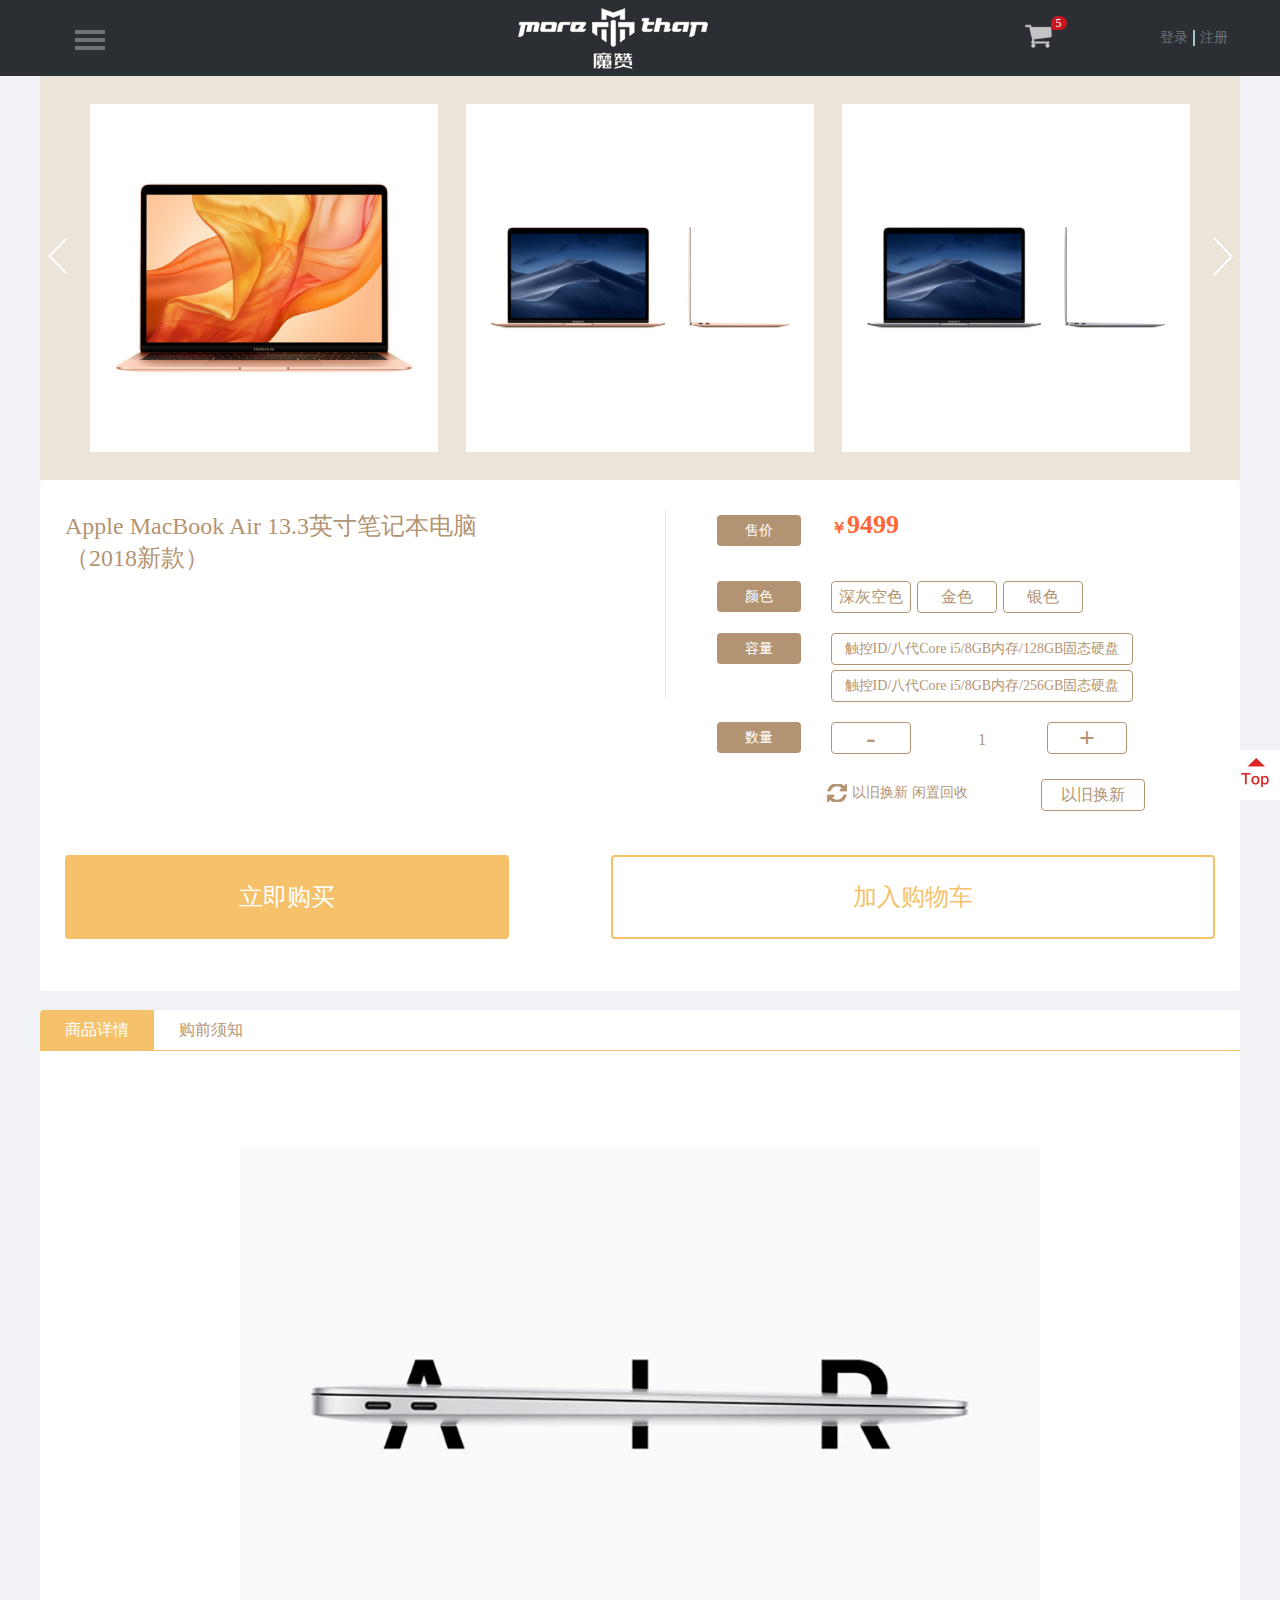
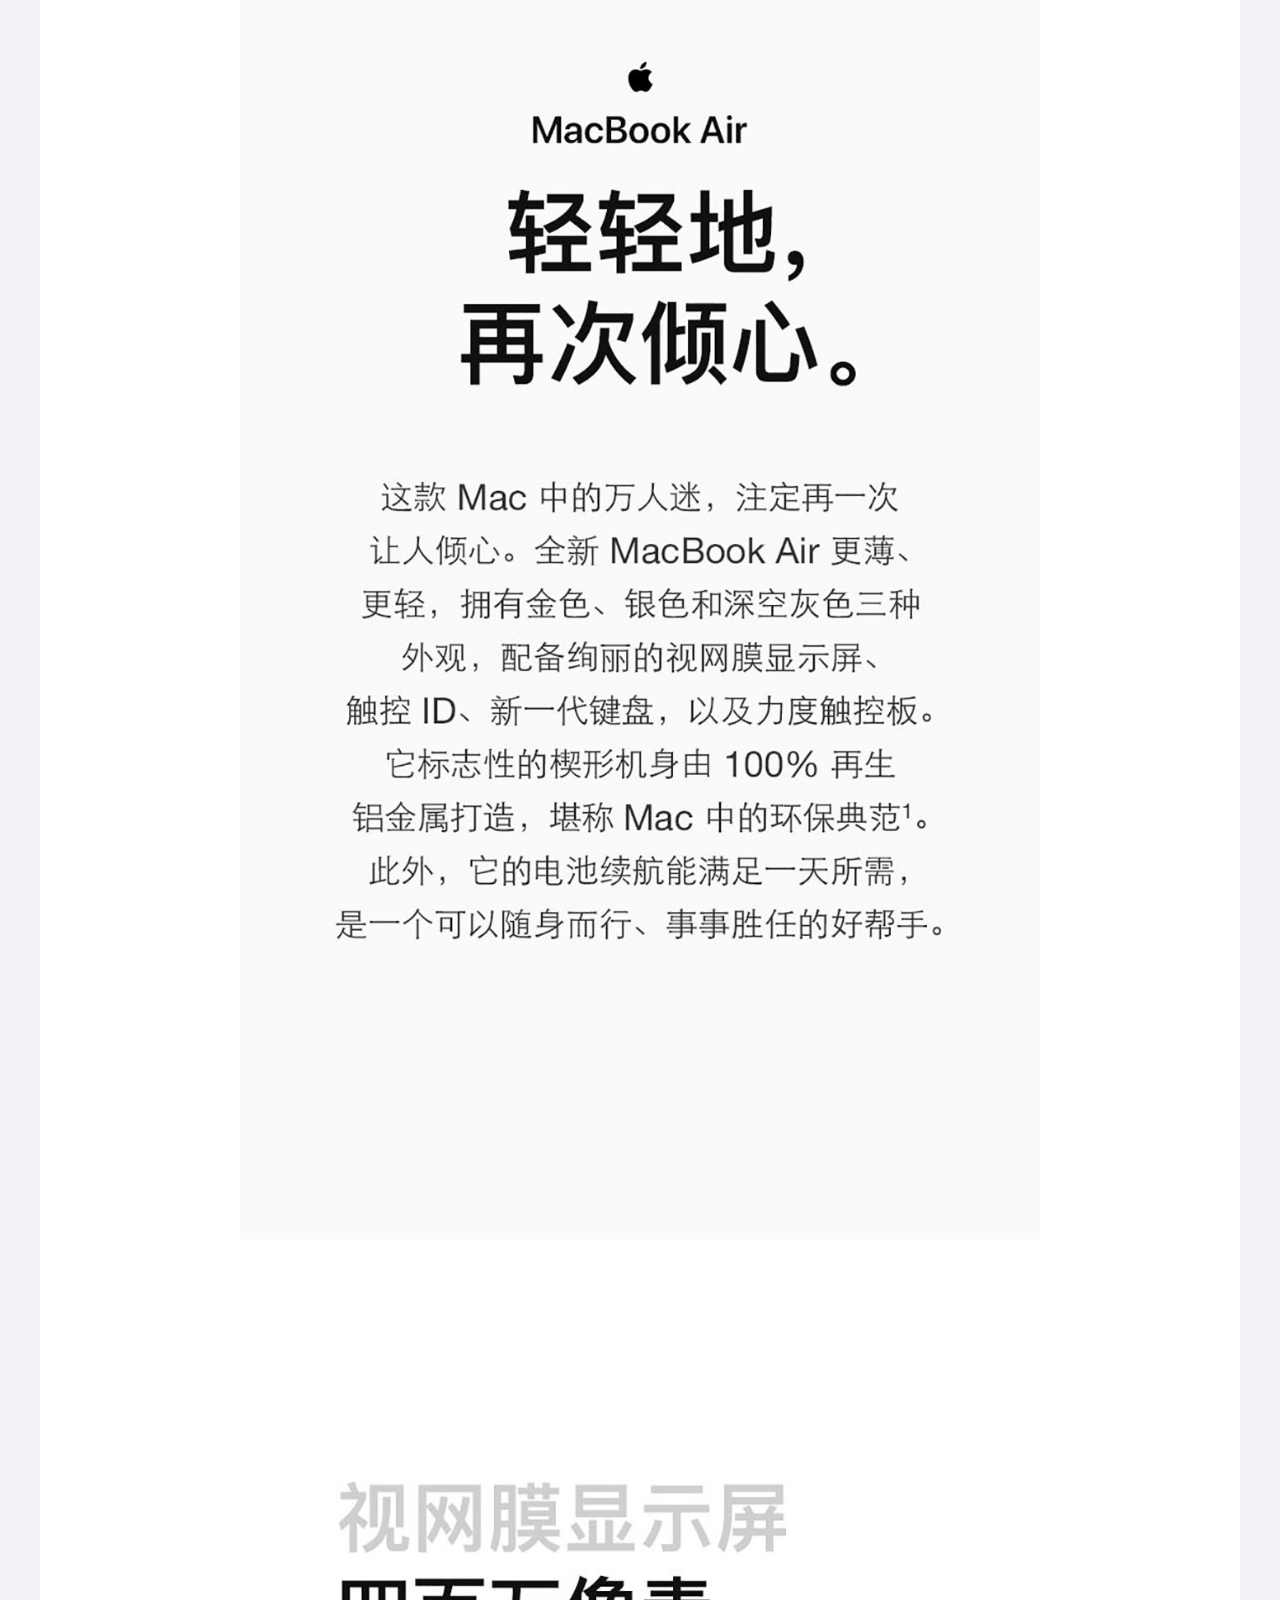
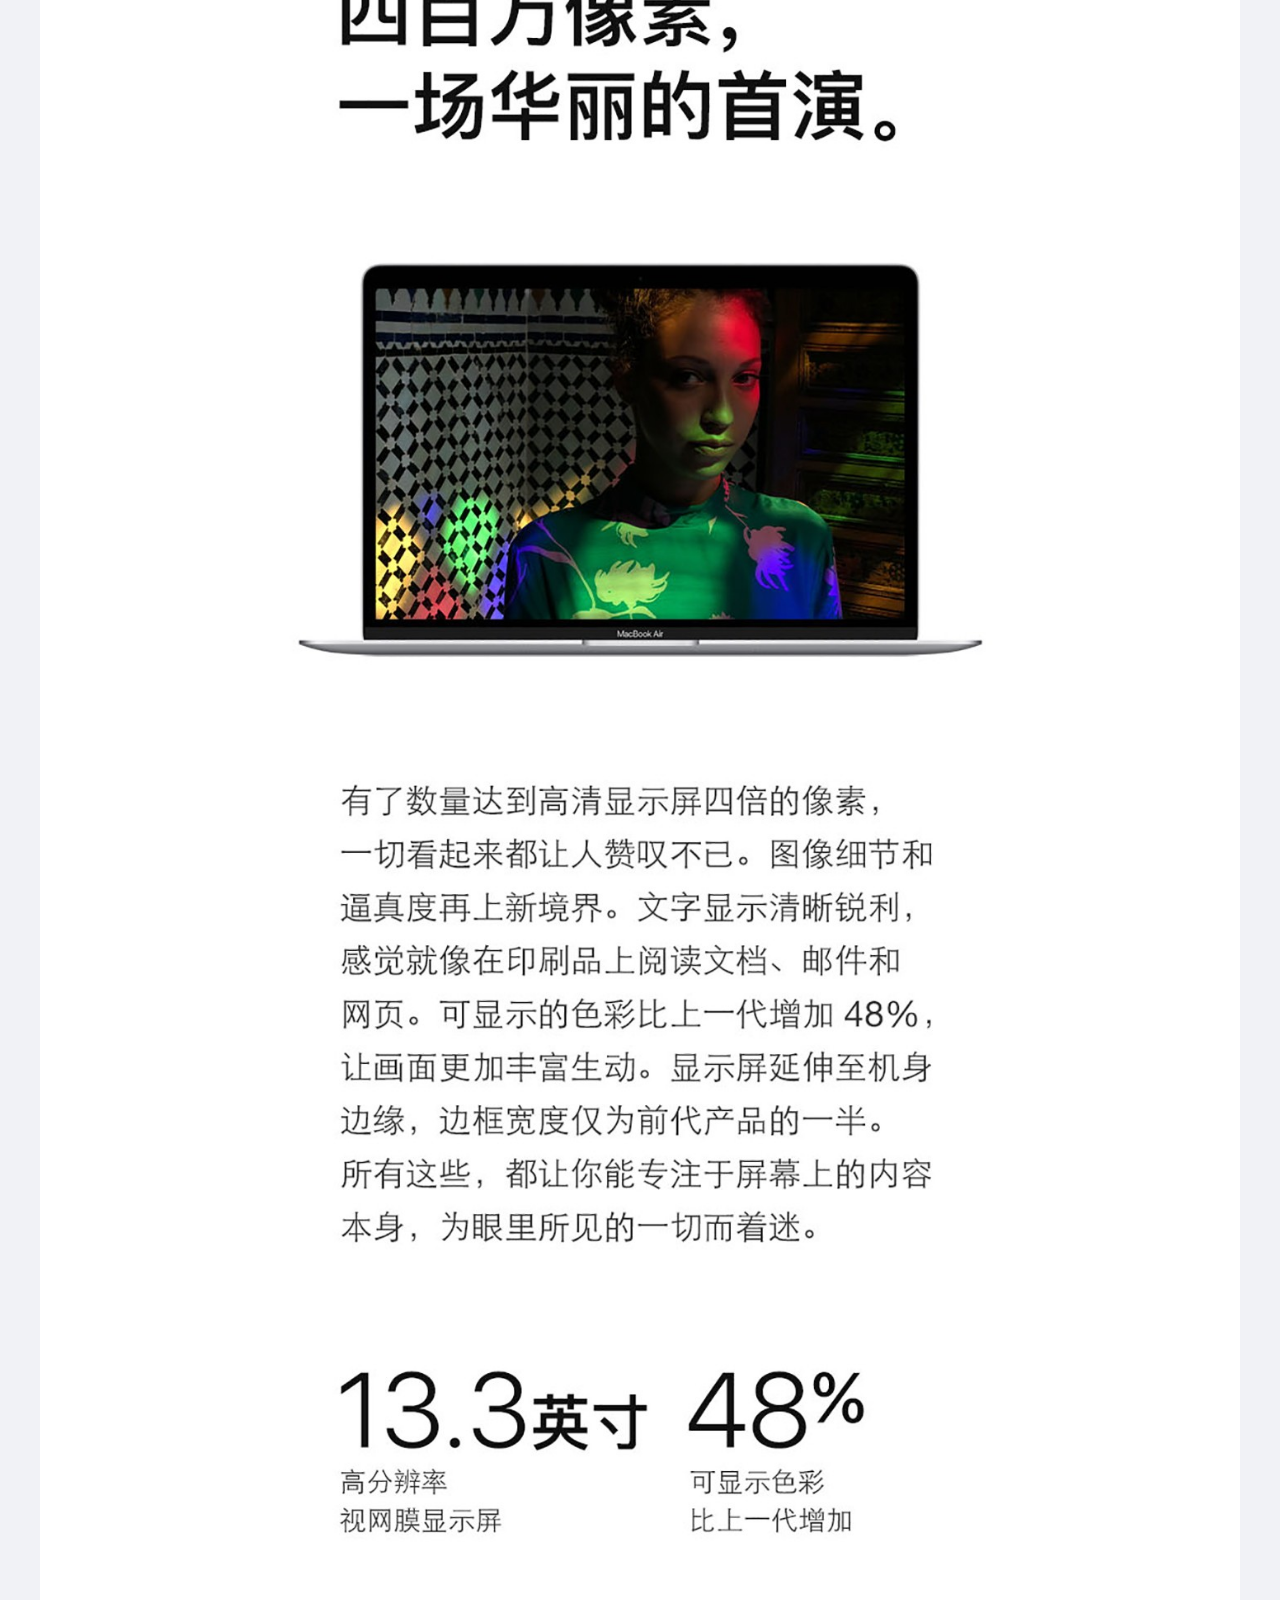
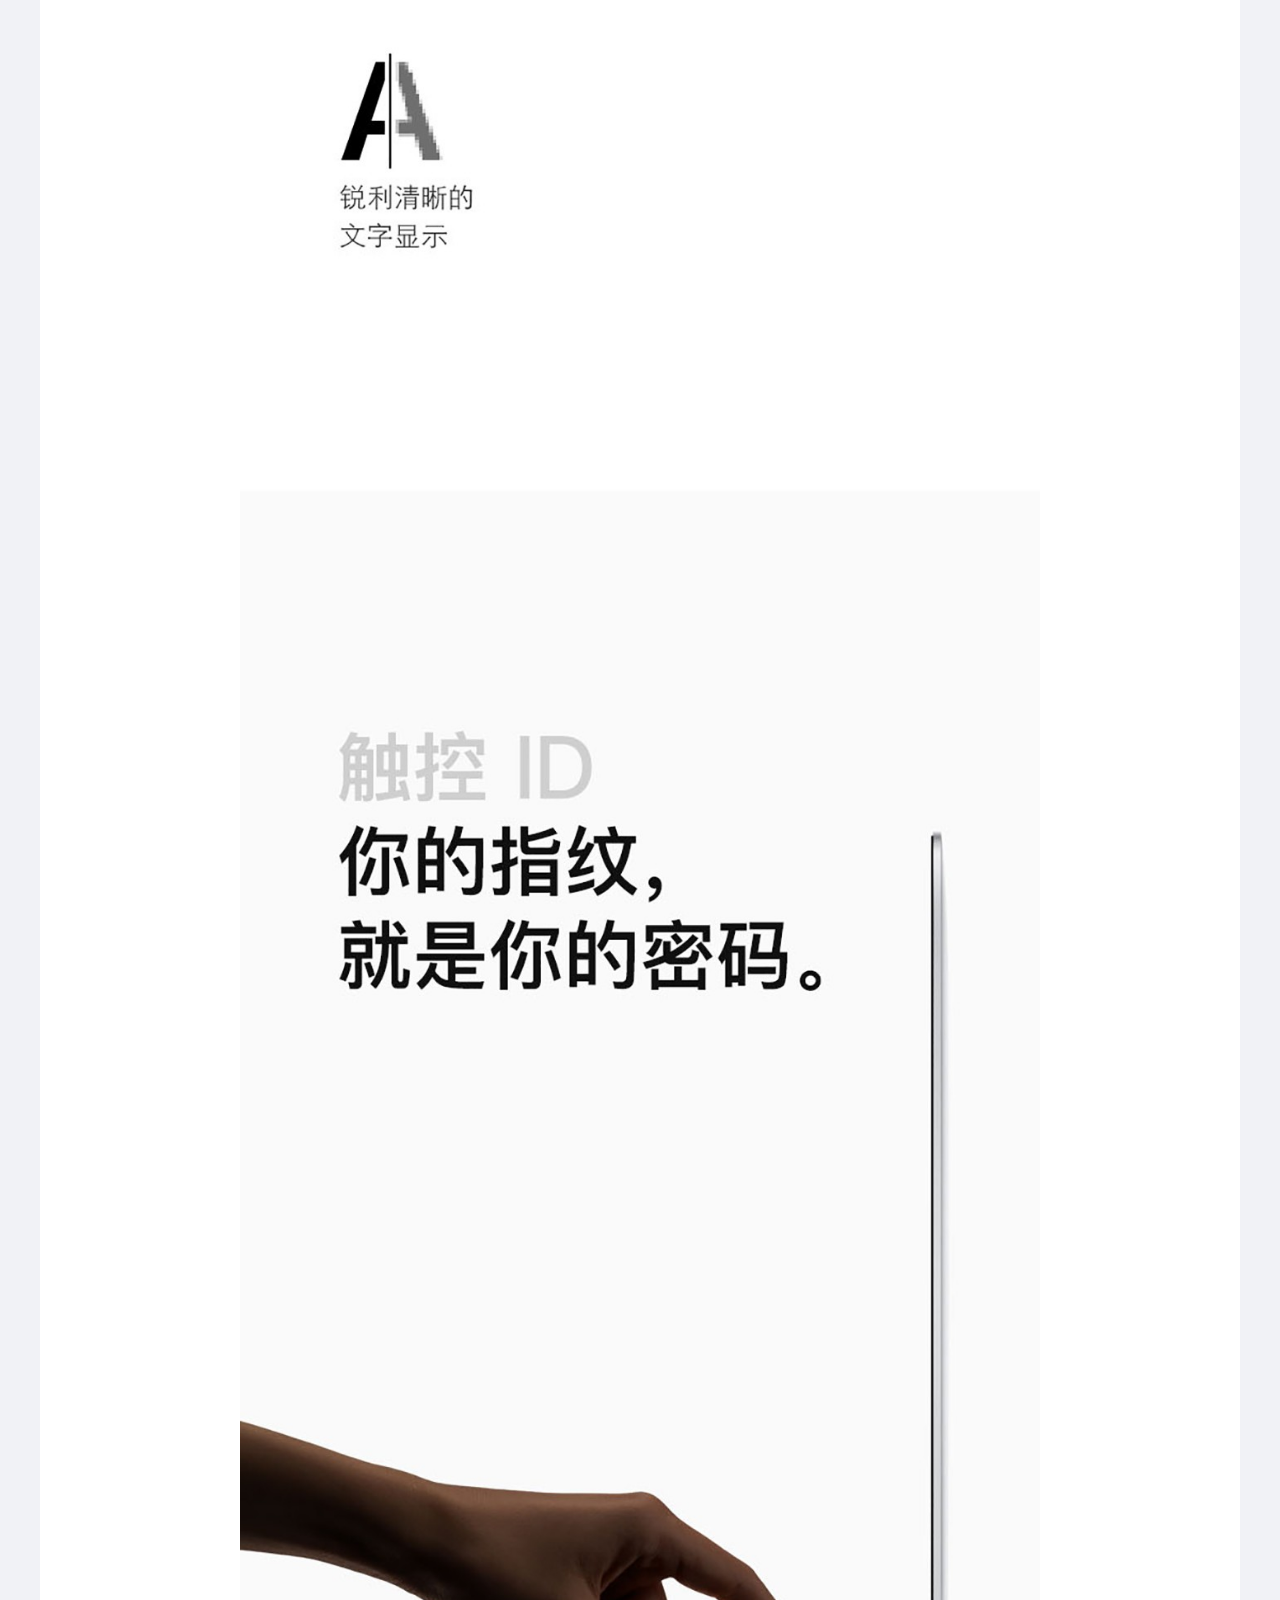
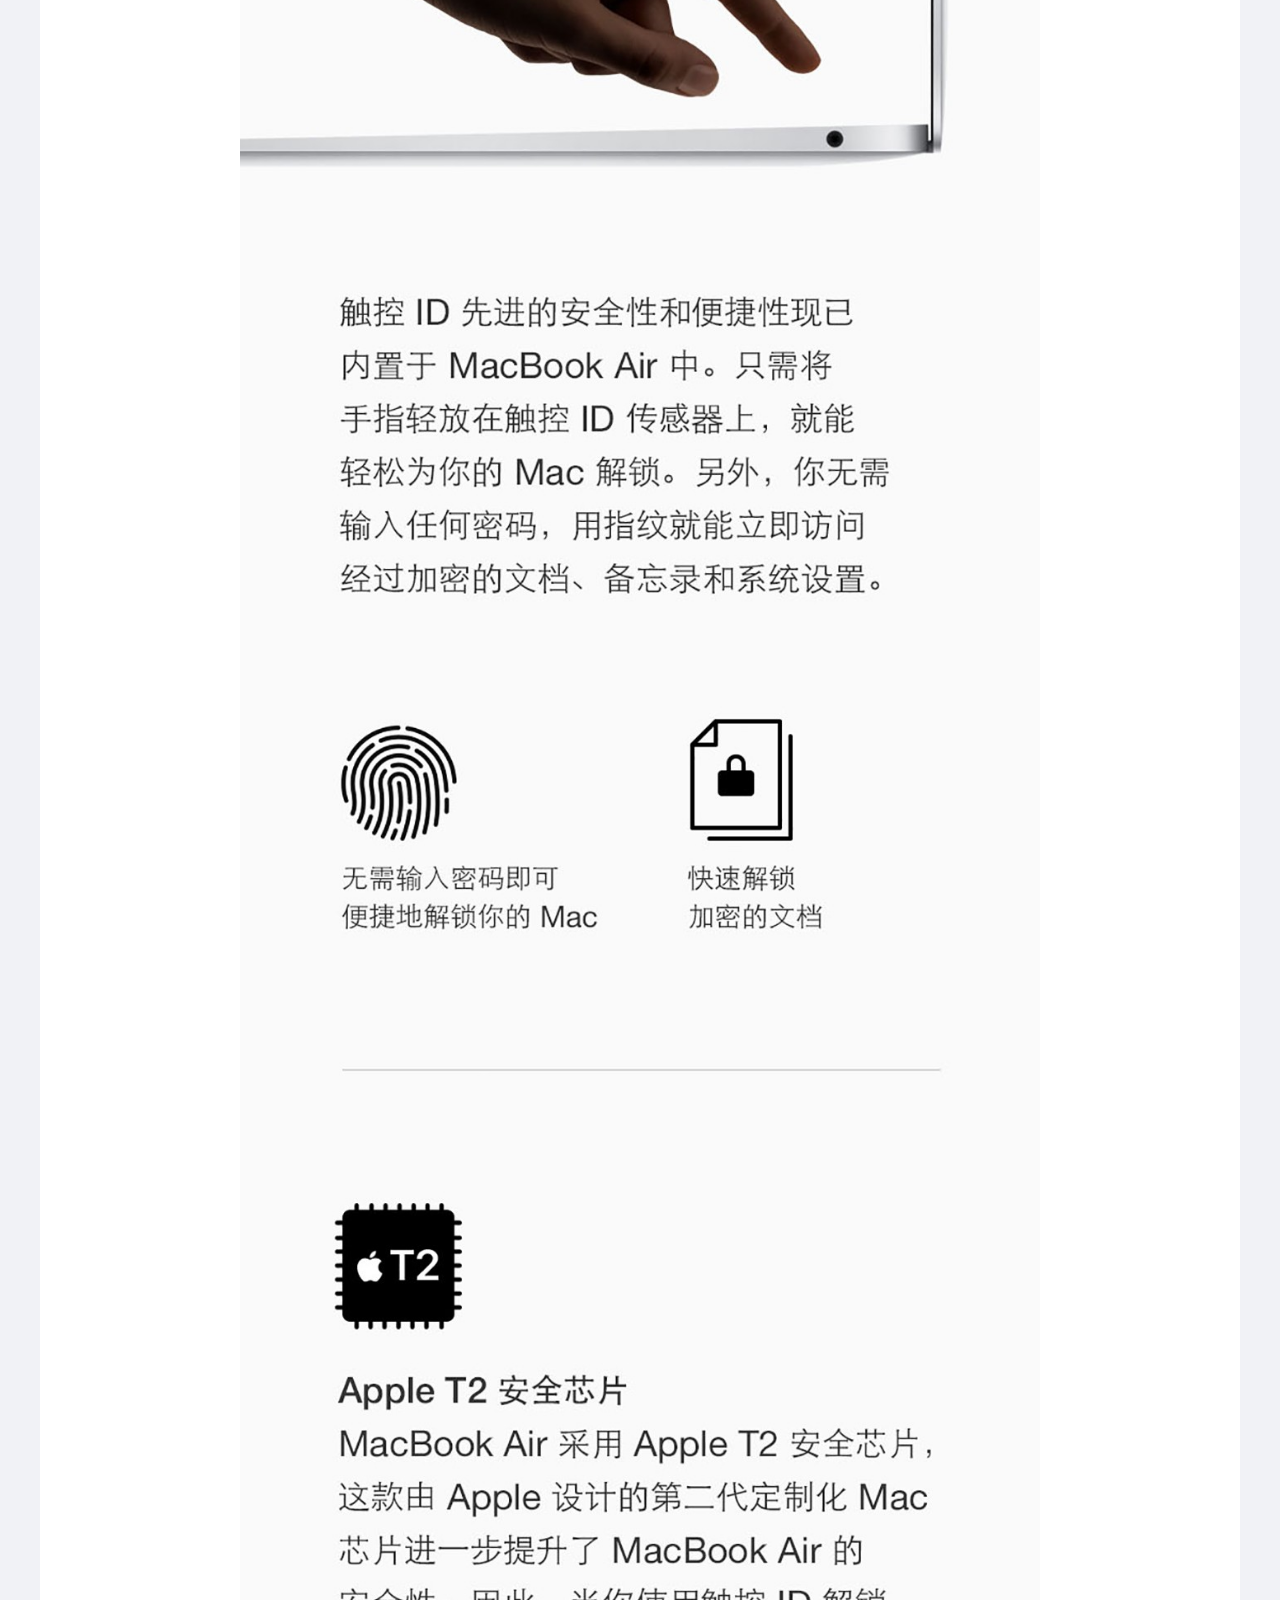
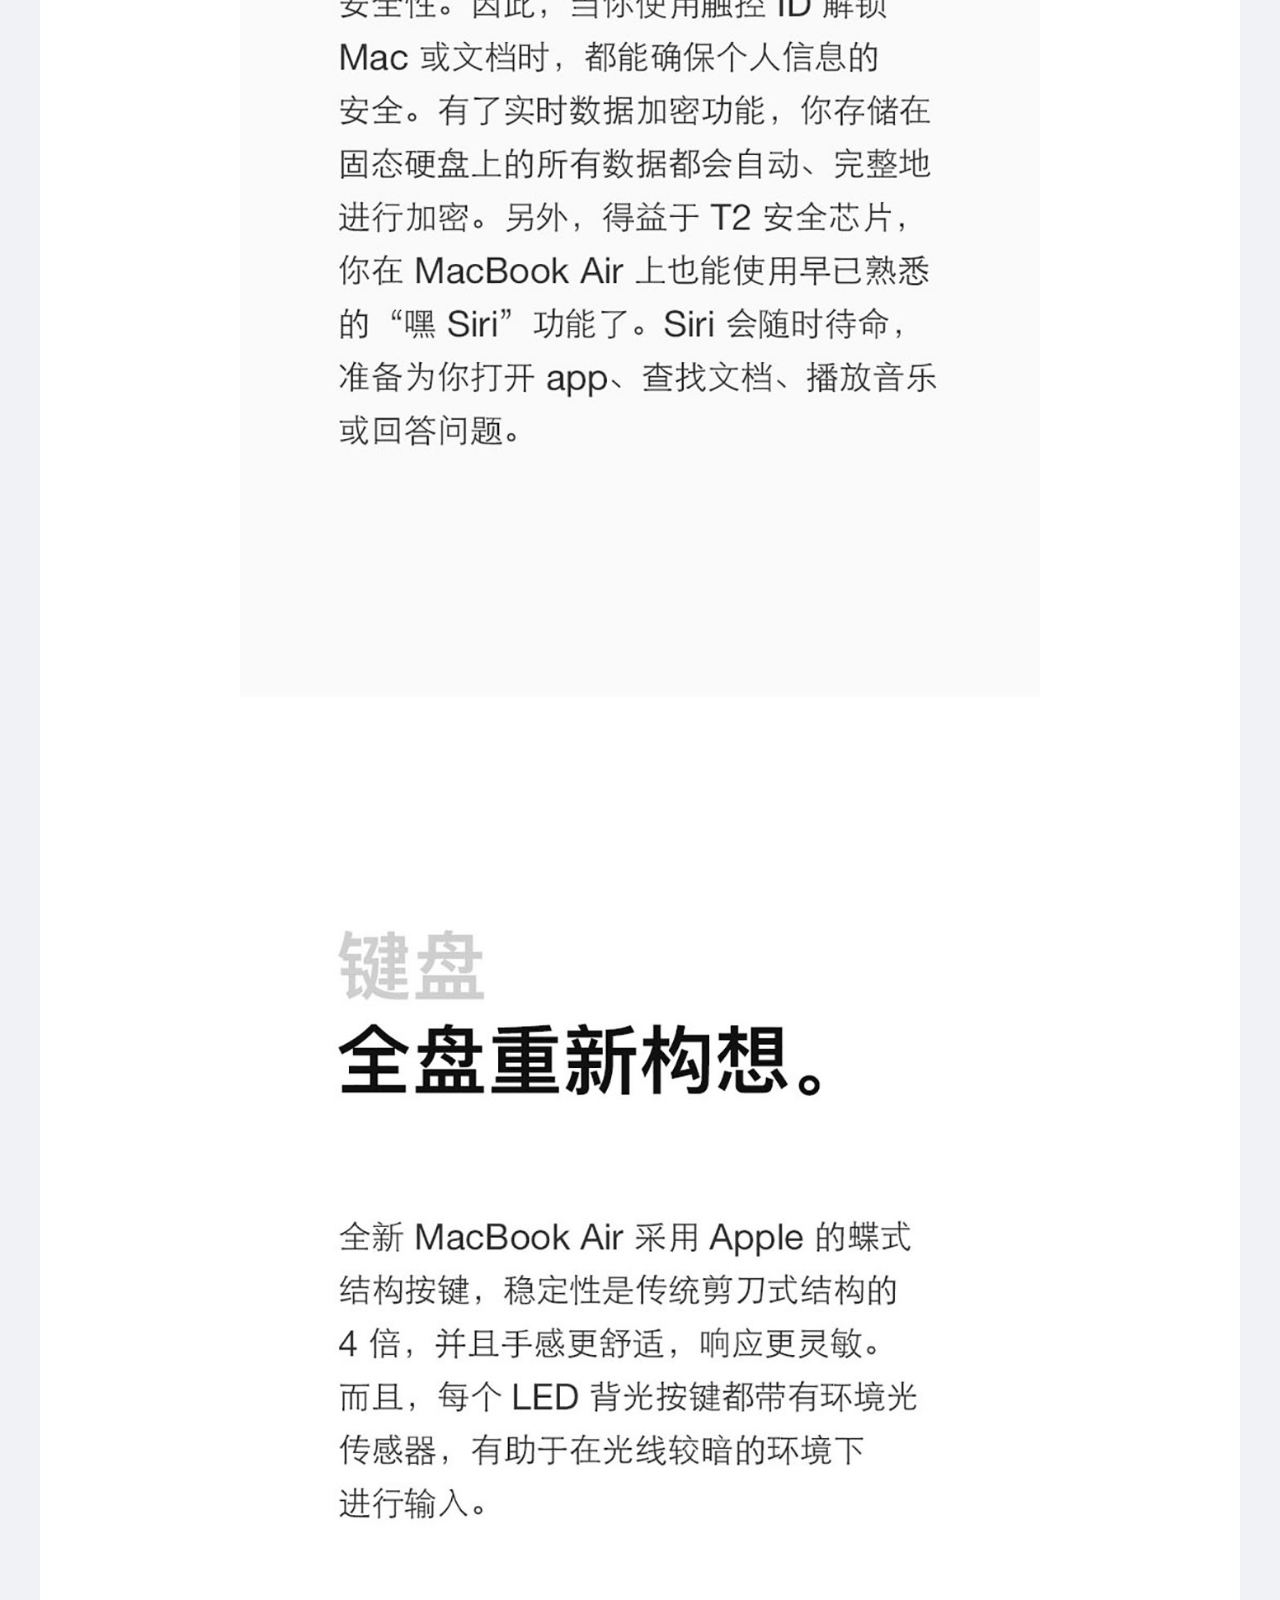
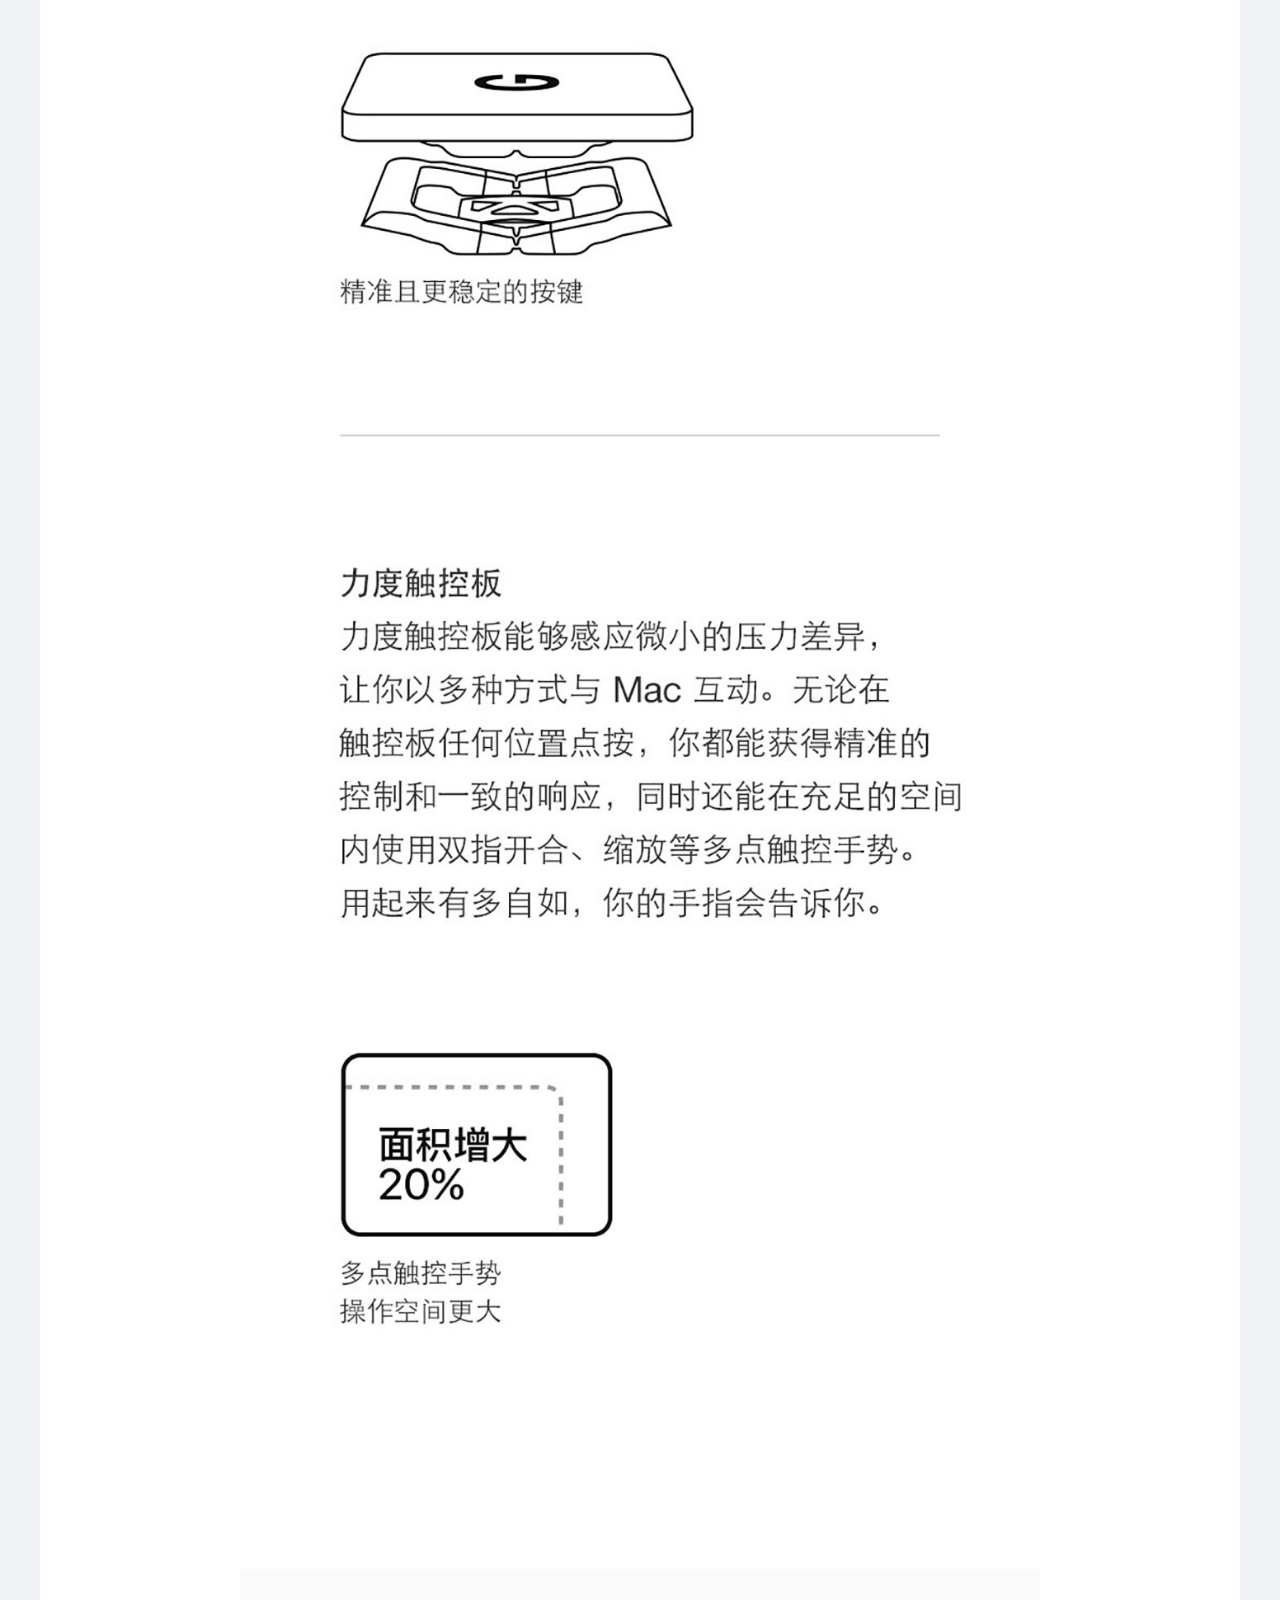
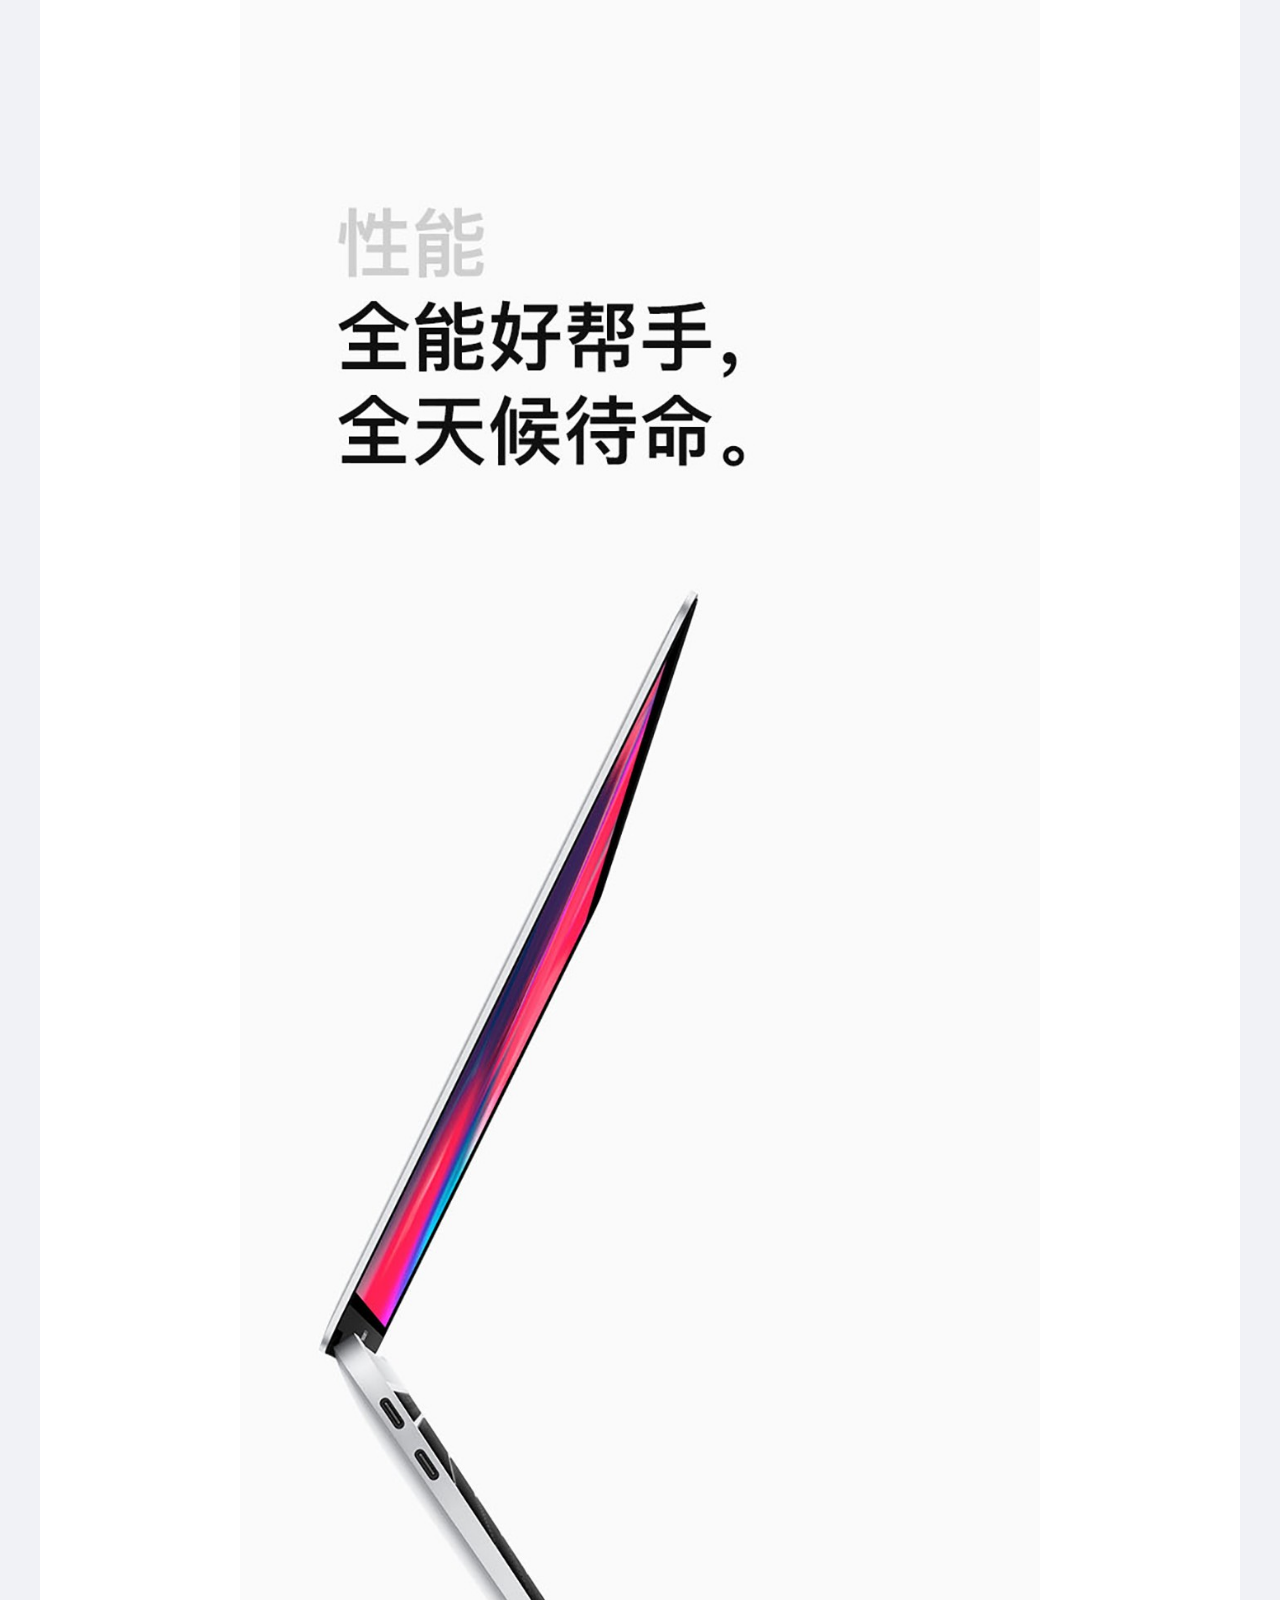
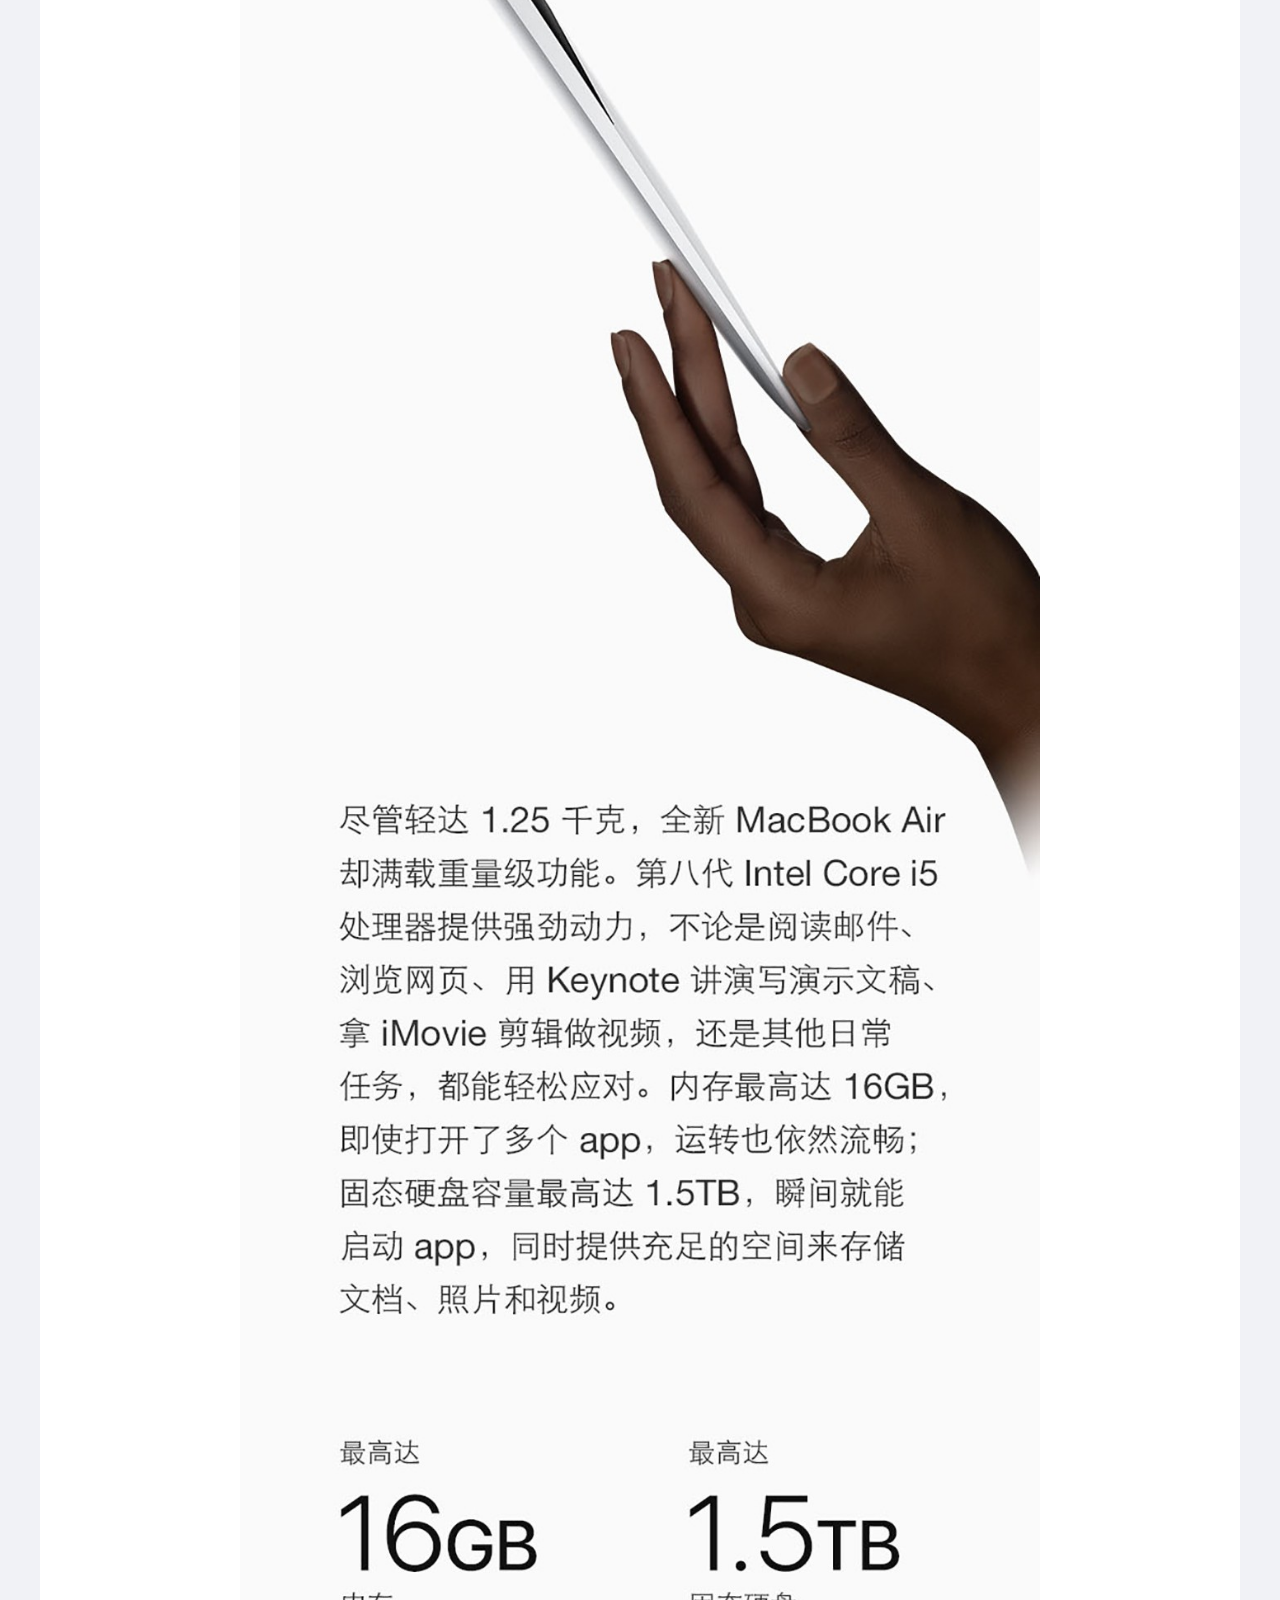
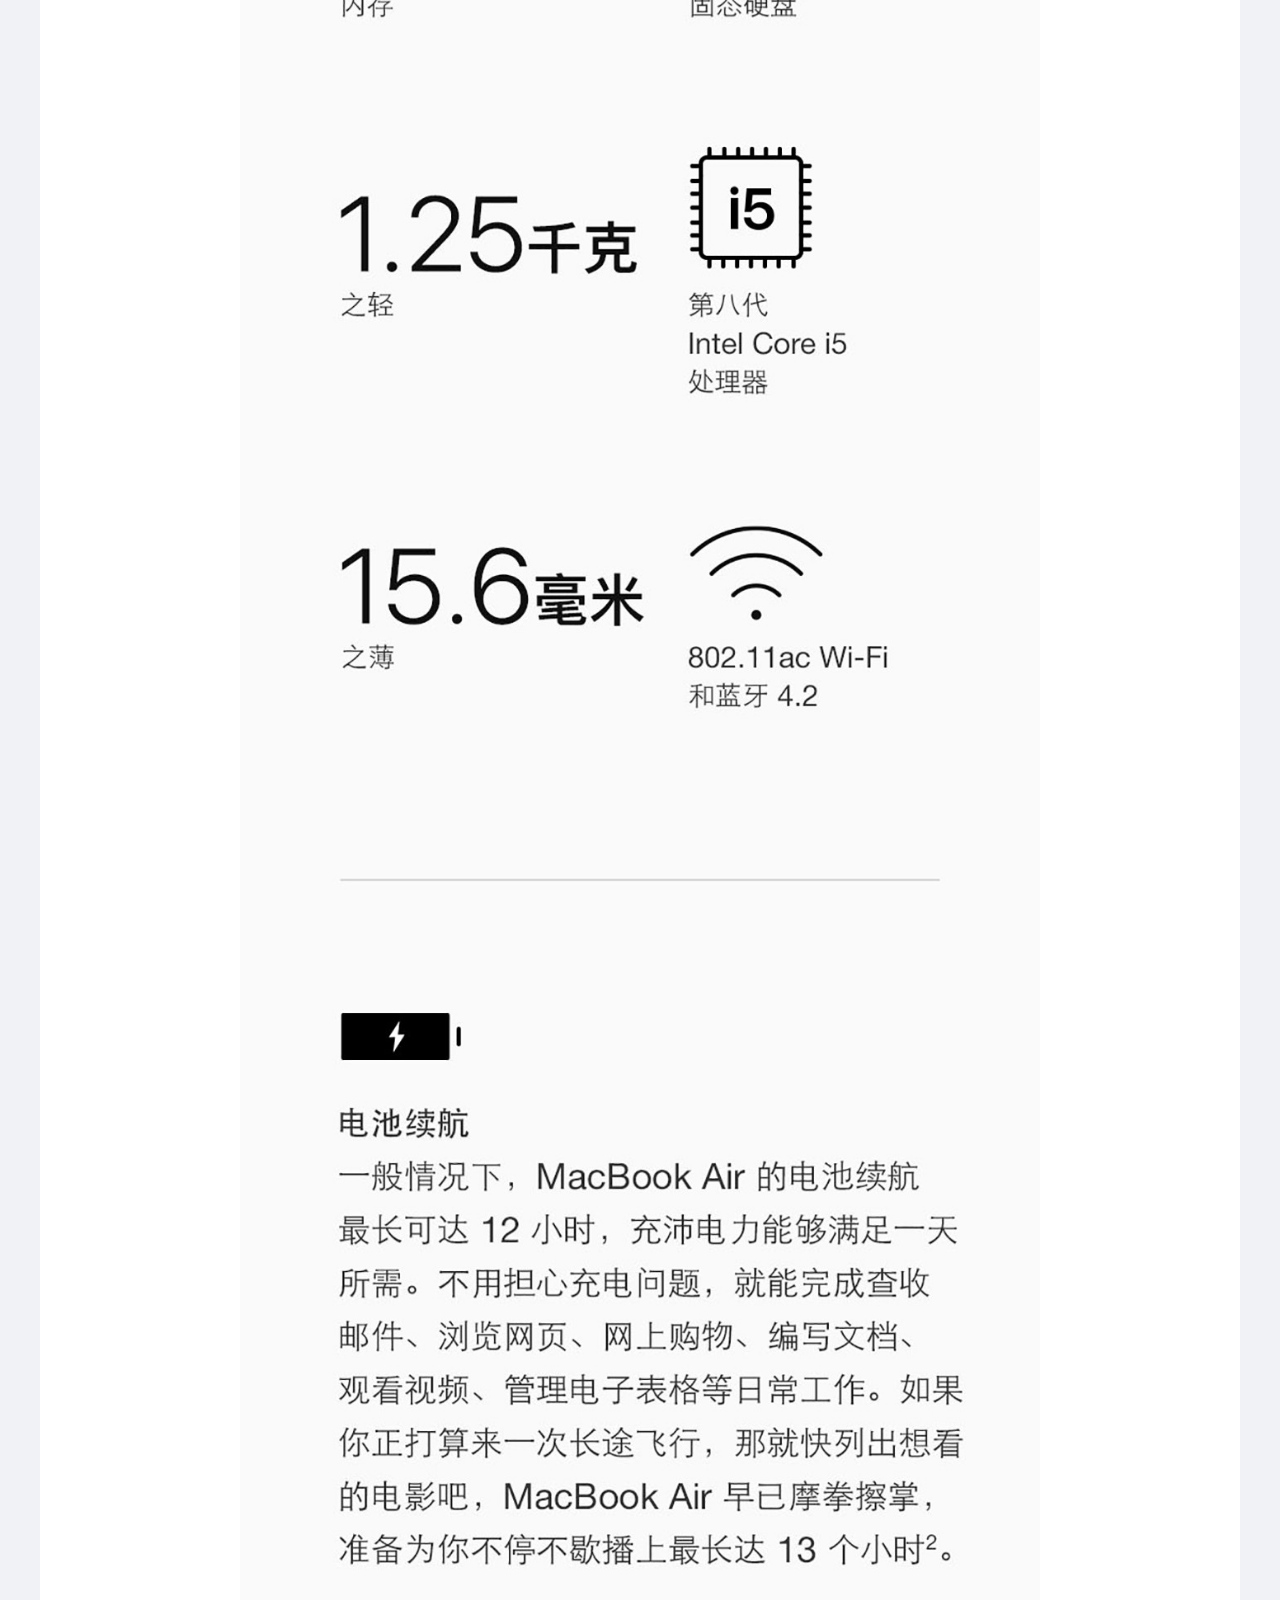
<file: details.html>
<!DOCTYPE html>
<html lang="en">
  <head>
    <meta charset="UTF-8" />
    <meta name="viewport" content="width=device-width, initial-scale=1.0" />
    <title>Apple MacBook Air 13.3英寸笔记本电脑（2018新款）_魔赞商城</title>
    <link rel="stylesheet" href="css/clearfix.css" />
    <link rel="stylesheet" href="css/header.css" />
    <link rel="stylesheet" href="css/details.css" />
    <link rel="stylesheet" href="css/footer.css" />
  </head>
  <body>
    <div class="wrap">
      <header>
        <div class="top clearfix">
          <div class="toggle">
            <ul>
              <li class="toggle1"></li>
              <li class="toggle2"></li>
              <li class="toggle3"></li>
            </ul>
          </div>
          <a class="logo" href="home.html"></a>
          <div class="register">
            <a href="index-1.html">注册</a>
            <div class="hline"></div>
            <a href="index.html">登录</a>
          </div>
          <div class="shopcart">
            <span>5</span><a href="shoppingcart.html"></a>
          </div>
        </div>
        <div class="class wow fadeIn">
          <div class="classinner">
            <h3>分类</h3>
            <div class="line"></div>
            <ul class="apple clearfix">
              <li><a href="indexshop-1.html">iPhone</a></li>
              <li><a href="indexshop-2.html">iPad</a></li>
              <li><a href="indexshop-3.html">Apple Watch </a></li>
              <li><a href="indexshop-4.html">Mac</a></li>
              <li><a href="indexshop-5.html">Beats</a></li>
              <li><a href="indexshop-6.html">Apple 配件</a></li>
            </ul>
          </div>
        </div>
      </header>
      <section>
        <a class="gotop" href="#"></a>
        <div class="sectionbox">
          <div class="mainbox">
            <p class="deleft"></p>
            <p class="deright"></p>
            <div class="maininner">
              <ul class="mainul clearfix">
                <li><img src="images/mainbox1.jpg" alt="" /></li>
                <li><img src="images/mainbox2.jpg" alt="" /></li>
                <li><img src="images/mainbox3.jpg" alt="" /></li>
                <li><img src="images/mainbox4.jpg" alt="" /></li>
                <li><img src="images/mainbox5.jpg" alt="" /></li>
                <li><img src="images/mainbox6.jpg" alt="" /></li>
              </ul>
            </div>
          </div>
        </div>
        <div class="sectionmid">
          <div class="midbox clearfix">
            <div class="midleft">
              <p>Apple MacBook Air 13.3英寸笔记本电脑 <br />（2018新款）</p>
            </div>
            <div class="midright clearfix">
              <div class="mid1 clearfix">
                <span class="pric">售价</span>
                <span class="numb"><span>￥</span>9499</span>
              </div>
              <div class="mid2 clearfix">
                <span class="pric">颜色</span>
                <div class="mid2box clearfix">
                  <span class="mid2inner">深灰空色</span>
                  <span class="mid2inner">金色</span>
                  <span class="mid2inner">银色</span>
                </div>
              </div>
              <div class="mid3 clearfix">
                <span class="pric">容量</span>
                <div class="mid2box clearfix mid3box">
                  <span class="mid2inner mid3inner"
                    >触控ID/八代Core i5/8GB内存/128GB固态硬盘</span
                  >
                  <span class="mid2inner mid3inner"
                    >触控ID/八代Core i5/8GB内存/256GB固态硬盘</span
                  >
                </div>
              </div>
              <div class="mid4 clearfix">
                <span class="pric">数量</span>
                <span class="mid2inner mid4span mid4l">-</span>
                <span class="number">1</span>
                <span class="mid2inner mid4span mid4r">+</span>
              </div>
              <div class="mid5 clearfix">
                <span class="new">以旧换新 闲置回收</span>
                <span class="mid2inner mid5span">以旧换新</span>
              </div>
            </div>
            <div class="middown clearfix">
              <div class="downl">立即购买</div>
              <div class="downr">加入购物车</div>
            </div>
          </div>
          <div class="comshop clearfix">
            <div class="comshopbox clearfix">
              <div class="com1 active0">商品详情</div>
              <div class="com2 active1">购前须知</div>
            </div>
            <div class="comimg">
              <img src="images/mids1.jpg" alt="" />
              <img src="images/mids2.jpg" alt="" />
              <img src="images/mids3.jpg" alt="" />
              <img src="images/mids4.jpg" alt="" />
              <img src="images/mids5.jpg" alt="" />
              <img src="images/mids6.jpg" alt="" />
              <img src="images/mids7.jpg" alt="" />
              <img src="images/mids8.jpg" alt="" />
              <img src="images/mids9.jpg" alt="" />
              <img src="images/mids10.jpg" alt="" />
              <img src="images/mids12.jpg" alt="" />
              <img src="images/mids13.jpg" alt="" />
              <img src="images/mids14.jpg" alt="" />
              <img src="images/mids15.jpg" alt="" />
              <img src="images/mids16.jpg" alt="" />
              <img src="images/mids17.jpg" alt="" />
              <img src="images/mids18.jpg" alt="" />
              <img src="images/mids19.jpg" alt="" />
              <img src="images/mids20.jpg" alt="" />
              <img src="images/mids21.jpg" alt="" />
              <img src="images/mids22.jpg" alt="" />
              <img src="images/mids23.jpg" alt="" />
              <img src="images/mids24.jpg" alt="" />
              <img src="images/mids25.jpg" alt="" />
              <img src="images/mids26.jpg" alt="" />
              <img src="images/mids27.jpg" alt="" />
              <img src="images/mids28.jpg" alt="" />
              <img src="images/mids29.jpg" alt="" />
              <img src="images/mids30.jpg" alt="" />
              <img src="images/mids31.jpg" alt="" />
              <img src="images/mids32.jpg" alt="" />
            </div>
            <div class="know">
              <h3>购前须知</h3>
              <p>
                尊敬的客户，您在下单前请务必仔细阅读【购买协议】，确定需求后再购买。<br />
                在您确认并同意【购买协议】后，支付订单不可修改或取消。 <br />
                Apple 产品将于支付完成后的2个工作日内发出。<br />
                Apple
                产品不支持7个自然日内无理由退换货，请您确认需求后再购买。<br />
                Apple 产品整机及所含附件自激活之日起享有 1
                年质保期。为了维护您的权益，请在收到产品后仔细核对以下位置的商品序列号是否一致并拍照记录留存作为售后凭证
                序列号存在的位置：1.包装盒背面 2.产品系统中 3. <br />
                产品机身背面（部分型号） 4.卡托（部分型号） 5.保修卡。<br />
                如下单时需要提交游戏账号信息，因您个人原因提交错误信息导致虚拟赠品发放失败或错误的不予补发。
              </p>
            </div>
          </div>
        </div>
      </section>
      <footer>
        <div class="footerbox">
          <p>
            Morethan.cc All rights reserved.京ICP备15067340号.<br />地址：北京市朝阳区广顺北大街33号福码大厦B座601
          </p>
        </div>
      </footer>
    </div>

    <script src="js/jquery-3.4.1.min.js"></script>
    <script src="js/header.js"></script>
    <script src="js/details.js"></script>
  </body>
</html>
</file>
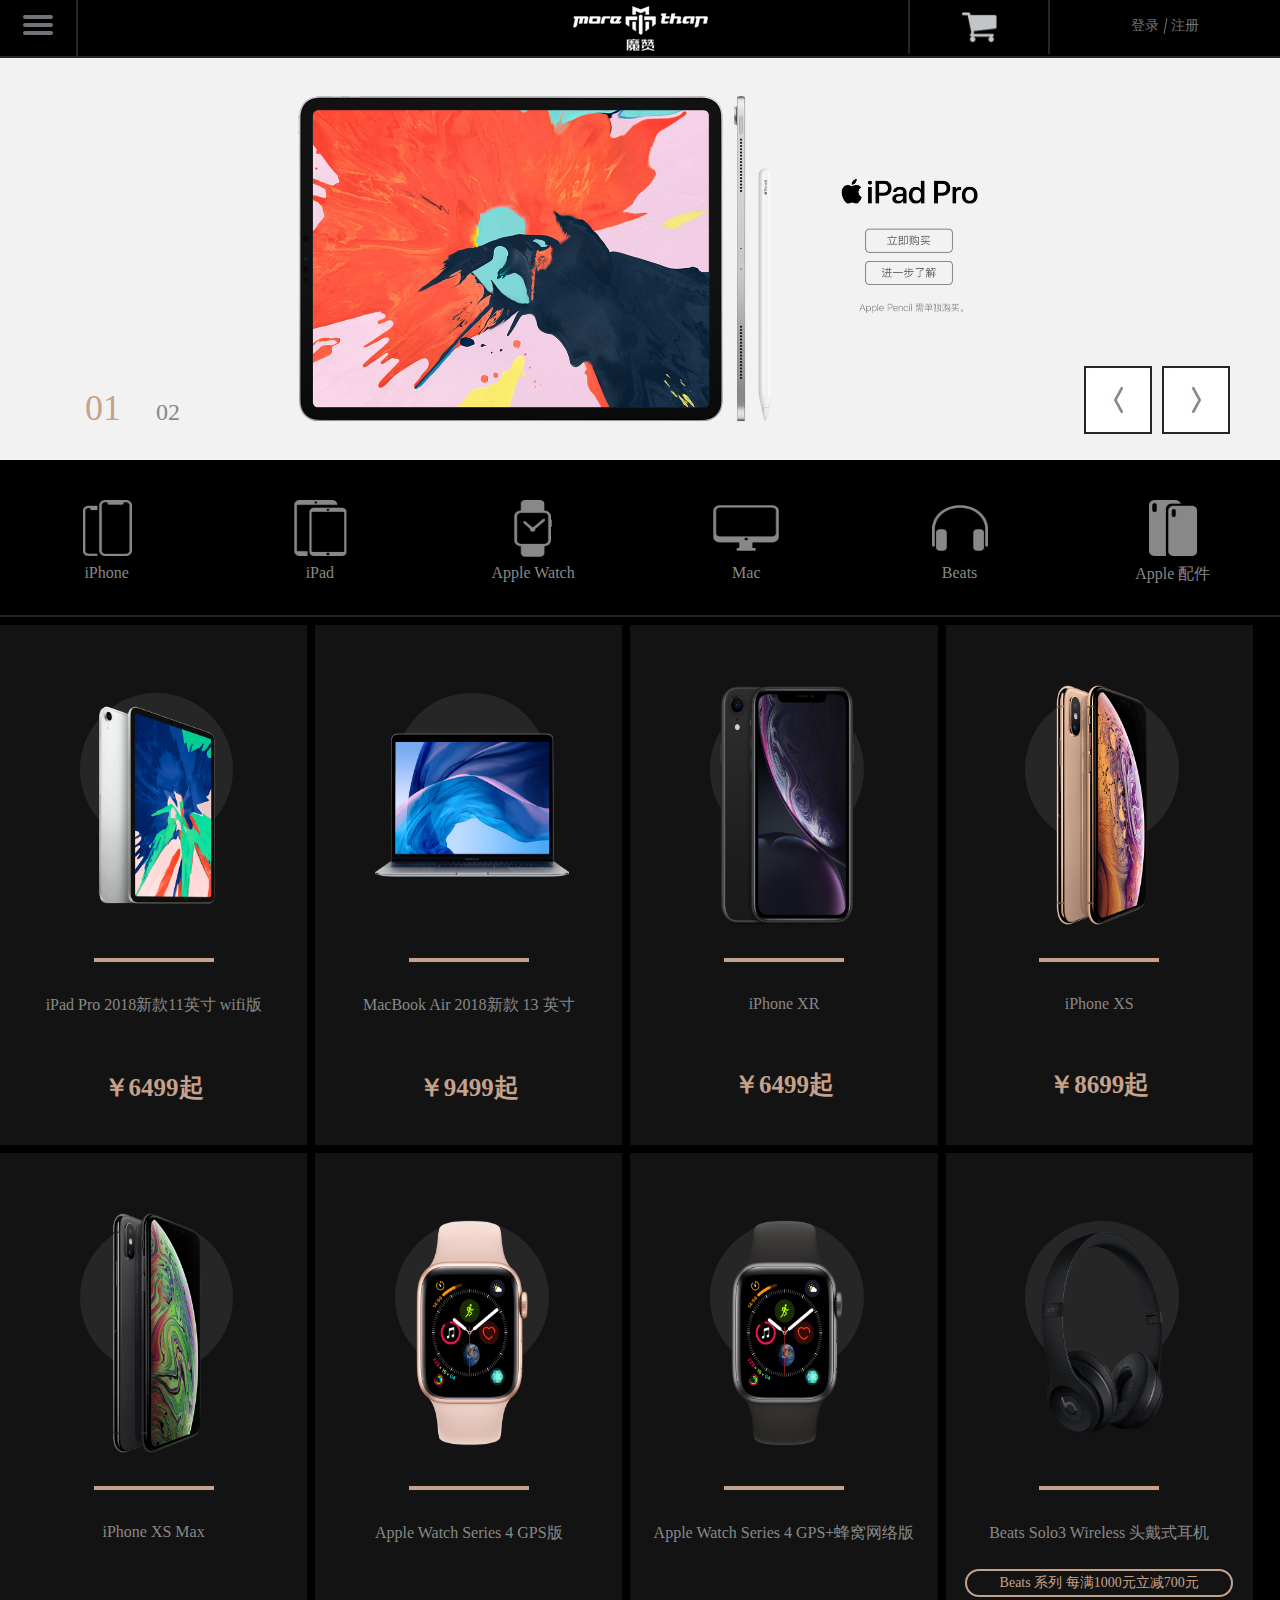
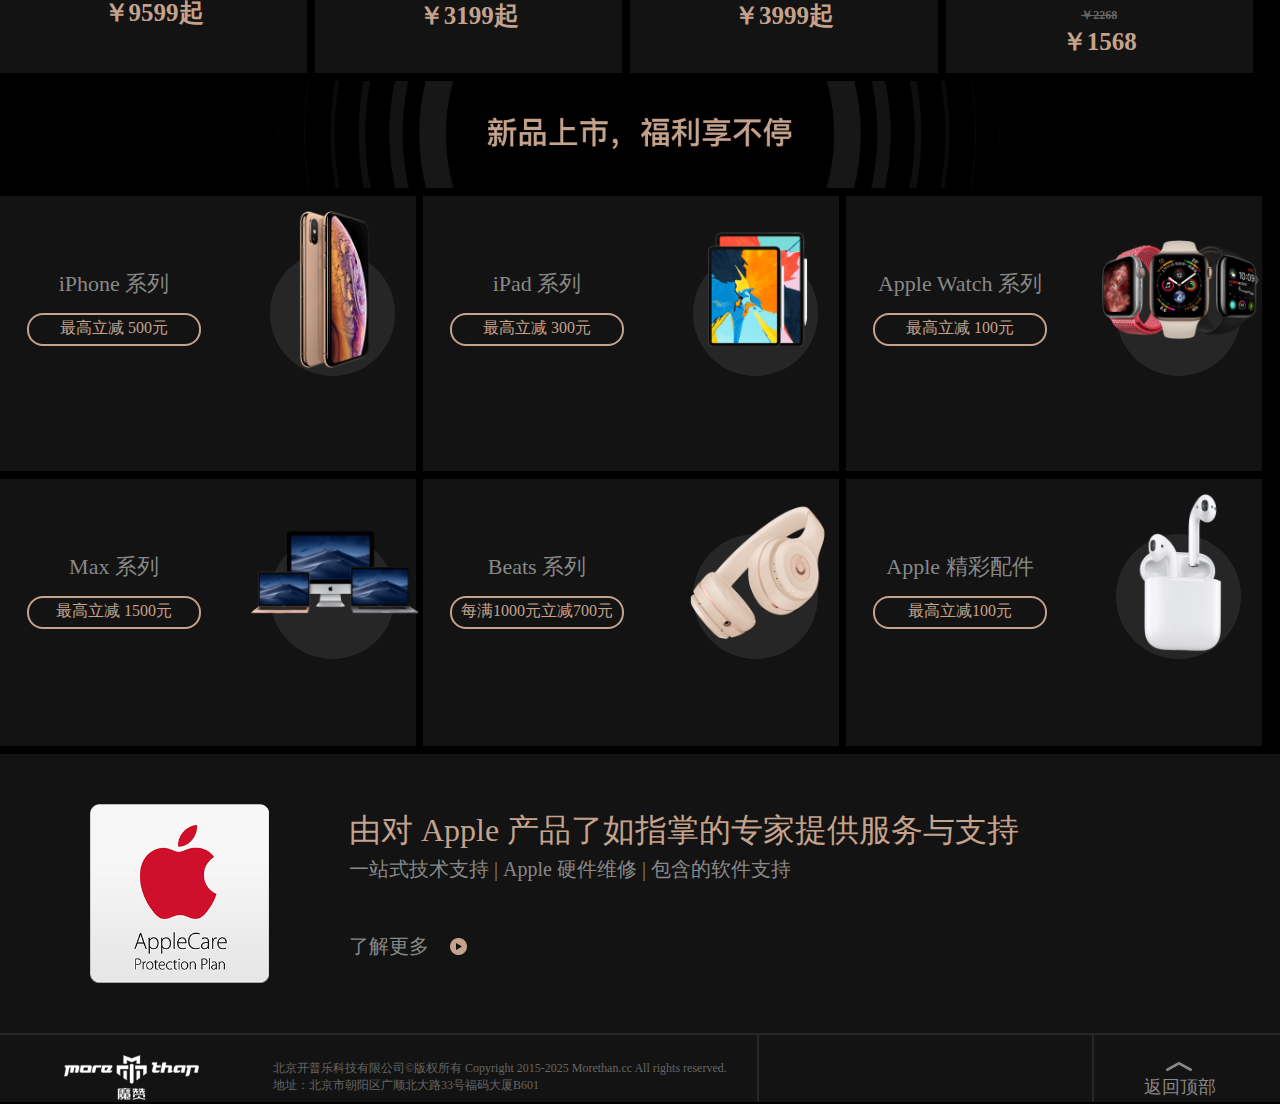
<file: home.html>
<!DOCTYPE html>
<html lang="en">
  <head>
    <meta charset="UTF-8" />
    <meta name="viewport" content="width=device-width, initial-scale=1.0" />
    <title>魔赞商城-Apple授权经销商</title>
    <link rel="stylesheet" href="css/clearfix.css" />
    <link rel="stylesheet" href="css/home.css" />
    <link rel="stylesheet" href="css/animate.min.css" />
  </head>
  <body>
    <div class="wrap">
      <header>
        <div class="top clearfix">
          <div class="toggle">
            <ul>
              <li class="toggle1"></li>
              <li class="toggle2"></li>
              <li class="toggle3"></li>
            </ul>
          </div>
          <div class="register">
            <a href="index-1.html">注册</a>
            <div class="hline"></div>
            <a href="index.html">登录</a>
          </div>
          <div class="shopcar">
            <a href="shoppingcart.html"></a>
          </div>
        </div>
        <div class="menu">
          <div class="menubox">
            <div class="menuinner clearfix">
              <div class="menuleft">
                <div class="circle"></div>
                <ul>
                  <li class="picactive">
                    <img src="images/menu1.png" alt="" />
                  </li>
                  <li><img src="images/menu2.png" alt="" /></li>
                  <li><img src="images/menu3.png" alt="" /></li>
                  <li><img src="images/menu4.png" alt="" /></li>
                  <li><img src="images/menu5.png" alt="" /></li>
                  <li><img src="images/menu6.png" alt="" /></li>
                </ul>
              </div>
              <div class="menuright">
                <ul class="apple clearfix">
                  <li><a href="indexshop-1.html">iPhone</a></li>
                  <li><a href="indexshop-2.html">iPad</a></li>
                  <li><a href="indexshop-3.html">Apple Watch </a></li>
                  <li><a href="indexshop-4.html">Mac</a></li>
                  <li><a href="indexshop-5.html">Beats</a></li>
                  <li><a href="indexshop-6.html">Apple 配件</a></li>
                </ul>
              </div>
            </div>
          </div>
        </div>
        <div class="banner">
          <img class="img1" src="images/banner1.jpg" alt="" />
          <img class="img2" src="images/banner2.jpg" alt="" />
          <div class="swip">
            <div class="left"></div>
            <div class="right"></div>
          </div>
          <div class="num">
            <p class="numm active">01</p>
            <p class="numm1">02</p>
          </div>
        </div>
      </header>
      <section>
        <ul class="nav clearfix">
          <li><a href="indexshop-1.html">iPhone</a></li>
          <li><a href="indexshop-2.html">iPad</a></li>
          <li><a href="indexshop-3.html">Apple Watch </a></li>
          <li><a href="indexshop-4.html">Mac</a></li>
          <li><a href="indexshop-5.html">Beats</a></li>
          <li><a href="indexshop-6.html">Apple 配件</a></li>
        </ul>
        <ul class="shoplist clearfix">
          <li>
            <a href="#">
              <div class="cir"></div>
              <img class="imag" src="images/menu2.png" alt="" />
              <div class="line"></div>
              <p>iPad Pro 2018新款11英寸 wifi版</p>
              <h3>￥6499起</h3>
            </a>
          </li>
          <li>
            <a href="#">
              <div class="cir"></div>
              <img class="imag" src="images/list1.png" alt="" />
              <div class="line"></div>
              <p>MacBook Air 2018新款 13 英寸</p>
              <h3>￥9499起</h3>
            </a>
          </li>
          <li>
            <a href="#">
              <div class="cir"></div>
              <img class="imag" src="images/list2.png" alt="" />
              <div class="line"></div>
              <p>iPhone XR</p>
              <h3>￥6499起</h3>
            </a>
          </li>
          <li>
            <a href="#">
              <div class="cir"></div>
              <img class="imag" src="images/list3.png" alt="" />
              <div class="line"></div>
              <p>iPhone XS</p>
              <h3>￥8699起</h3>
            </a>
          </li>
          <li>
            <a href="#">
              <div class="cir"></div>
              <img class="imag" src="images/list4.png" alt="" />
              <div class="line"></div>
              <p>iPhone XS Max</p>
              <h3>￥9599起</h3>
            </a>
          </li>
          <li>
            <a href="#">
              <div class="cir"></div>
              <img class="imag" src="images/list5.png" alt="" />
              <div class="line"></div>
              <p>Apple Watch Series 4 GPS版</p>
              <h3>￥3199起</h3>
            </a>
          </li>
          <li>
            <a href="#">
              <div class="cir"></div>
              <img class="imag" src="images/list6.png" alt="" />
              <div class="line"></div>
              <p>Apple Watch Series 4 GPS+蜂窝网络版</p>
              <h3>￥3999起</h3>
            </a>
          </li>
          <li>
            <a href="#">
              <div class="cir"></div>
              <img class="imag" src="images/list7.png" alt="" />
              <div class="line"></div>
              <p>Beats Solo3 Wireless 头戴式耳机</p>
              <div class="prom">Beats 系列 每满1000元立减700元</div>
              <h3>
                <span>￥2268</span><br />
                ￥1568
              </h3>
            </a>
          </li>
        </ul>
        <div class="list-title">
          <img src="images/title_02.jpg" alt="" />
        </div>
        <ul class="classul clearfix">
          <li>
            <div class="classulcir"></div>
            <img src="images/list3.png" alt="" />
            <div class="classulbox">
              <p>iPhone 系列</p>
              <div class="classulinner">
                最高立减 500元
              </div>
            </div>
          </li>
          <li>
            <div class="classulcir"></div>
            <img src="images/r-iPad.png" alt="" />
            <div class="classulbox">
              <p>iPad 系列</p>
              <div class="classulinner">
                最高立减 300元
              </div>
            </div>
          </li>
          <li>
            <div class="classulcir"></div>
            <img src="images/menu3.png" alt="" />
            <div class="classulbox">
              <p>Apple Watch 系列</p>
              <div class="classulinner">
                最高立减 100元
              </div>
            </div>
          </li>
          <li>
            <div class="classulcir"></div>
            <img src="images/menu4.png" alt="" />
            <div class="classulbox">
              <p>Max 系列</p>
              <div class="classulinner">
                最高立减 1500元
              </div>
            </div>
          </li>
          <li>
            <div class="classulcir"></div>
            <img src="images/menu5.png" alt="" />
            <div class="classulbox">
              <p>Beats 系列</p>
              <div class="classulinner">
                每满1000元立减700元
              </div>
            </div>
          </li>
          <li>
            <div class="classulcir"></div>
            <img src="images/menu6.png" alt="" />
            <div class="classulbox">
              <p>Apple 精彩配件</p>
              <div class="classulinner">
                最高立减100元
              </div>
            </div>
          </li>
        </ul>
      </section>
      <footer>
        <div class="footerup">
          <div class="applecare clearfix">
            <div class="appleimg">
              <img src="images/applecare.png" alt="" class="appleimg" />
            </div>
            <div class="applebox">
              <h3>由对 Apple 产品了如指掌的专家提供服务与支持</h3>
              <p>一站式技术支持 | Apple 硬件维修 | 包含的软件支持</p>
              <p class="apple1">了解更多</p>
            </div>
          </div>
        </div>
        <div class="footerbox">
          <div class="footerdown clearfix">
            <div class="footerlogo">
              <img src="images/Morethan_logo.png" alt="" />
            </div>
            <div class="footermid">
              <p>
                北京开普乐科技有限公司©版权所有 Copyright 2015-2025 Morethan.cc
                All rights reserved.<br />地址：北京市朝阳区广顺北大路33号福码大厦B601
              </p>
            </div>
            <div class="footerright">
              <a class="top1" href="#">返回顶部</a>
            </div>
          </div>
        </div>
      </footer>
    </div>
    <script src="js/jquery-3.4.1.min.js"></script>
    <script src="js/home.js"></script>
    <script src="js/wow.min.js"></script>
    <script>
      new WOW().init();
    </script>
  </body>
</html>
</file>
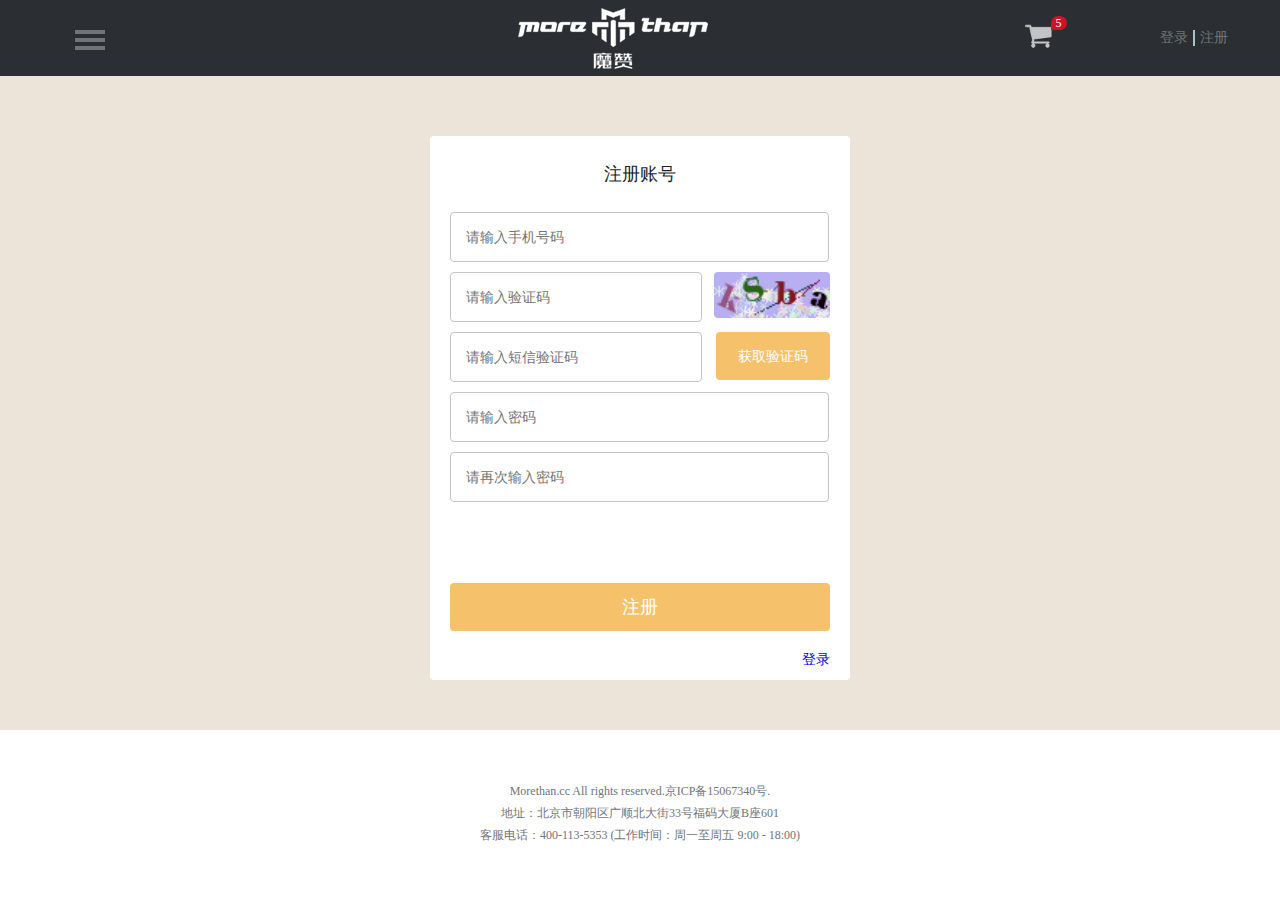
<file: index-1.html>
<!DOCTYPE html>
<html lang="en">
  <head>
    <meta charset="UTF-8" />
    <meta name="viewport" content="width=device-width, initial-scale=1.0" />
    <title>注册_魔赞商城</title>
    <link rel="stylesheet" href="css/index-1.css" />
    <link rel="stylesheet" href="css/clearfix.css" />
    <link rel="stylesheet" href="css/animate.min.css" />
  </head>
  <body>
    <div class="tips">
      <p class="wow slideInDown tipp">注册成功</p>
    </div>
    <div class="wrap">
      <header>
        <div class="top clearfix">
          <div class="toggle">
            <ul>
              <li class="toggle1"></li>
              <li class="toggle2"></li>
              <li class="toggle3"></li>
            </ul>
          </div>
          <a class="logo" href="home.html"></a>
          <div class="register">
            <a href="index-1.html">注册</a>
            <div class="hline"></div>
            <a href="index.html">登录</a>
          </div>
          <div class="shopcart">
            <span>5</span><a href="shoppingcart.html"></a>
          </div>
        </div>
        <div class="class">
          <div class="classinner">
            <h3>分类</h3>
            <div class="line"></div>
            <ul class="apple clearfix">
              <li><a href="indexshop-1.html">iPhone</a></li>
              <li><a href="indexshop-2.html">iPad</a></li>
              <li><a href="indexshop-3.html">Apple Watch </a></li>
              <li><a href="indexshop-4.html">Mac</a></li>
              <li><a href="indexshop-5.html">Beats</a></li>
              <li><a href="indexshop-6.html">Apple 配件</a></li>
            </ul>
          </div>
        </div>
      </header>
      <section>
        <div class="box">
          <div class="inner">
            <p>注册账号</p>
            <input
              class="int1"
              type="text"
              placeholder="请输入手机号码"
              maxlength="11"
            />
            <div class="inputbox clearfix">
              <input class="input1" type="text" placeholder="请输入验证码" />
              <img src="images/yzm.png" alt="" />
            </div>
            <div class="inputbox clearfix">
              <input
                class="input2"
                type="text"
                placeholder="请输入短信验证码"
              />
              <button class="but">获取验证码</button>
            </div>
            <input class="int2" type="text" placeholder="请输入密码" />
            <input class="int3" type="text" placeholder="请再次输入密码" />
            <p class="tip"></p>
            <button class="sign">注册</button>
            <a href="index.html">登录</a>
          </div>
        </div>
      </section>
      <footer>
        <p>Morethan.cc All rights reserved.京ICP备15067340号.</p>
        <p>地址：北京市朝阳区广顺北大街33号福码大厦B座601</p>
        <p>客服电话：400-113-5353 (工作时间：周一至周五 9:00 - 18:00)</p>
      </footer>
    </div>
    <script src="js/jquery-3.4.1.min.js"></script>
    <script src="js/wow.min.js"></script>
    <script src="js/index-1.js"></script>
    <script src="js/header.js"></script>
    <script>
      new WOW().init();
    </script>
  </body>
</html>
</file>
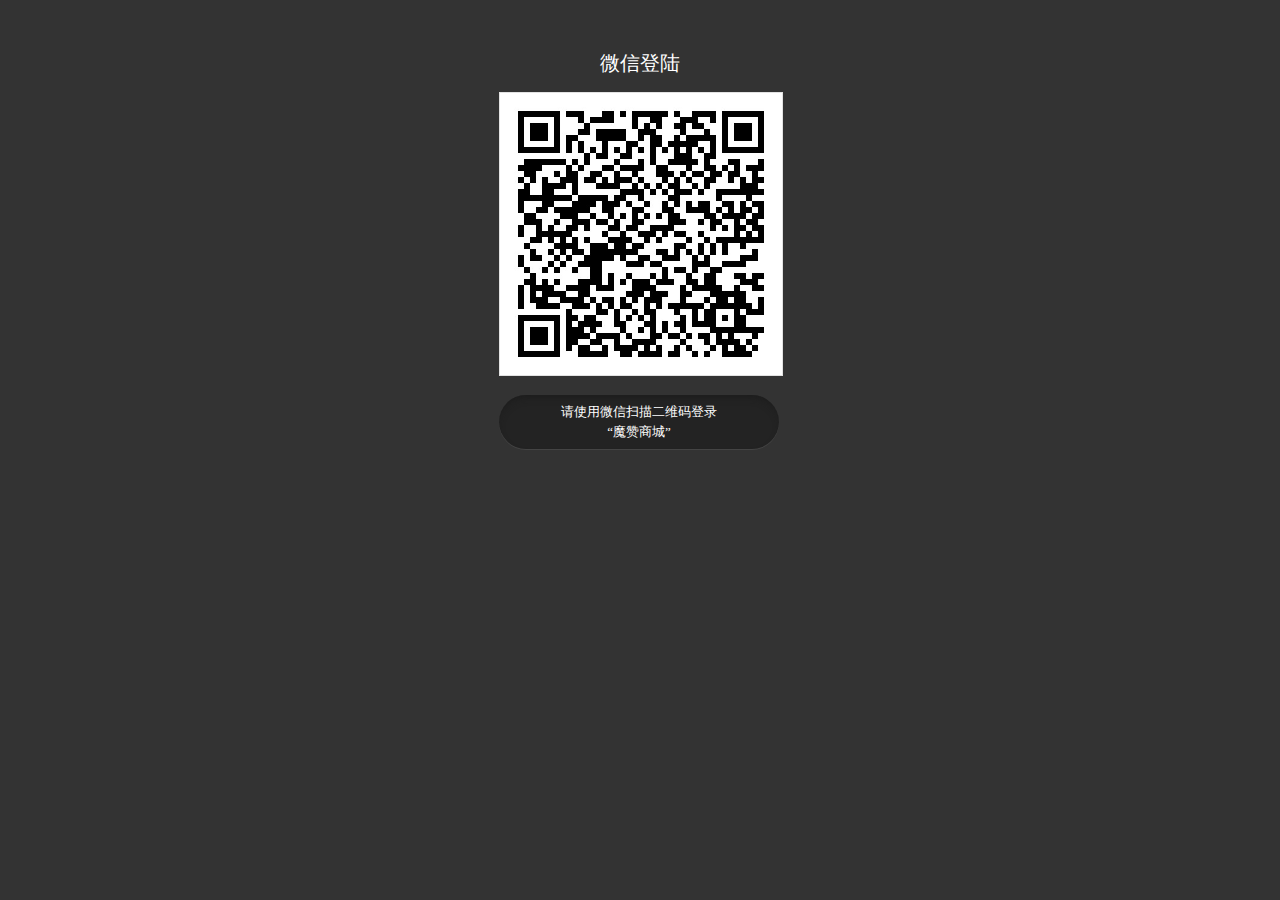
<file: index-2.html>
<!DOCTYPE html>
<html lang="en">
  <head>
    <meta charset="UTF-8" />
    <meta name="viewport" content="width=device-width, initial-scale=1.0" />
    <title>微信登陆</title>
    <link rel="stylesheet" href="css/clearfix.css" />
    <link rel="stylesheet" href="css/index-2.css" />
  </head>
  <body>
    <div class="wrap">
      <h3>微信登陆</h3>
      <img src="images/ewm.jpg" alt="" />
      <div class="box">
        <p>请使用微信扫描二维码登录</p>
        <p>“魔赞商城”</p>
      </div>
    </div>
  </body>
</html>
</file>
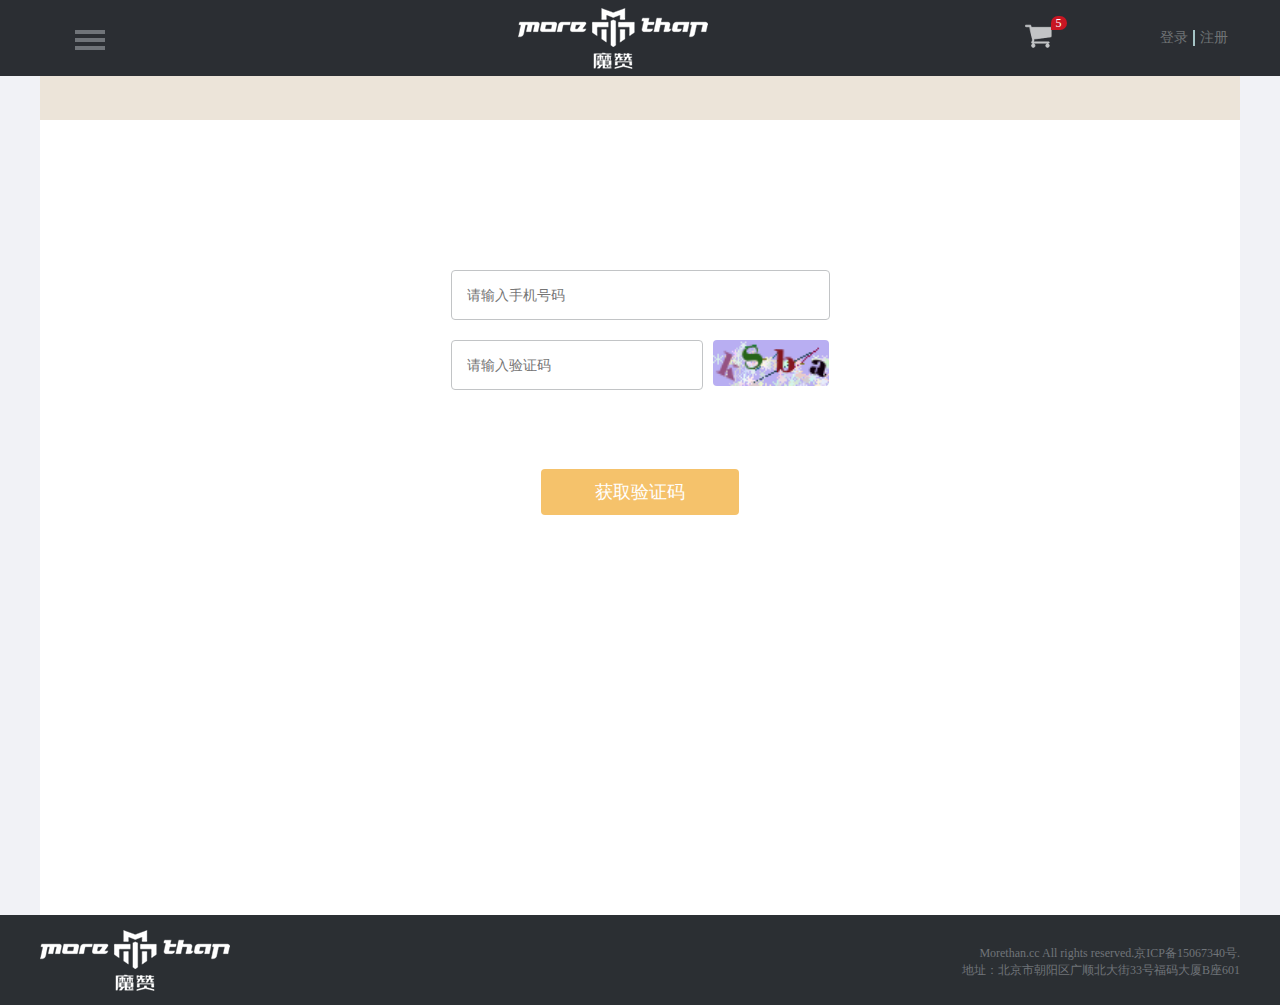
<file: index-3.html>
<!DOCTYPE html>
<html lang="en">
  <head>
    <meta charset="UTF-8" />
    <meta name="viewport" content="width=device-width, initial-scale=1.0" />
    <title>忘记密码_魔赞商城</title>
    <link rel="stylesheet" href="css/index-3.css" />
    <link rel="stylesheet" href="css/clearfix.css" />
    <link rel="stylesheet" href="css/animate.min.css" />
    <link rel="stylesheet" href="css/footer.css" />
    <link rel="stylesheet" href="css/header.css" />
  </head>
  <body>
    <div class="wrap">
      <header>
        <div class="top clearfix">
          <div class="toggle">
            <ul>
              <li class="toggle1"></li>
              <li class="toggle2"></li>
              <li class="toggle3"></li>
            </ul>
          </div>
          <a class="logo" href="home.html"></a>
          <div class="register">
            <a href="index-1.html">注册</a>
            <div class="hline"></div>
            <a href="index.html">登录</a>
          </div>
          <div class="shopcart">
            <span>5</span><a href="shoppingcart.html"></a>
          </div>
        </div>
        <div class="class">
          <div class="classinner">
            <h3>分类</h3>
            <div class="line"></div>
            <ul class="apple clearfix">
              <li><a href="indexshop-1.html">iPhone</a></li>
              <li><a href="indexshop-2.html">iPad</a></li>
              <li><a href="indexshop-3.html">Apple Watch </a></li>
              <li><a href="indexshop-4.html">Mac</a></li>
              <li><a href="indexshop-5.html">Beats</a></li>
              <li><a href="indexshop-6.html">Apple 配件</a></li>
            </ul>
          </div>
        </div>
      </header>
      <section>
        <div class="box">
          <div class="inner"></div>
          <div class="inputbox">
            <input
              class="int1"
              type="text"
              placeholder="请输入手机号码"
              maxlength="11"
            />
            <div class="inputbox1 clearfix">
              <input class="input1" type="text" placeholder="请输入验证码" />
              <img src="images/yzm.png" alt="" />
            </div>
            <p class="tip"></p>
            <a class="sign" href="#">获取验证码</a>
          </div>
        </div>
      </section>
      <footer>
        <div class="footerbox">
          <p>
            Morethan.cc All rights reserved.京ICP备15067340号.<br />地址：北京市朝阳区广顺北大街33号福码大厦B座601
          </p>
        </div>
      </footer>
    </div>
    <script src="js/jquery-3.4.1.min.js"></script>
    <script src="js/header.js"></script>
    <script src="js/wow.min.js"></script>
    <script>
      $(".sign").click(function () {
        var int1 = $(".int1").val();
        var input1 = $(".input1").val();
        if (int1.length < 11 || int1 === "") {
          $(".tip").text("请输入正确手机号");
        } else if (input1 != "ksba") {
          $(".tip").text("请输入正确验证码");
        } else {
          $(".tip").text("");
        }
      });
    </script>
  </body>
</html>
</file>
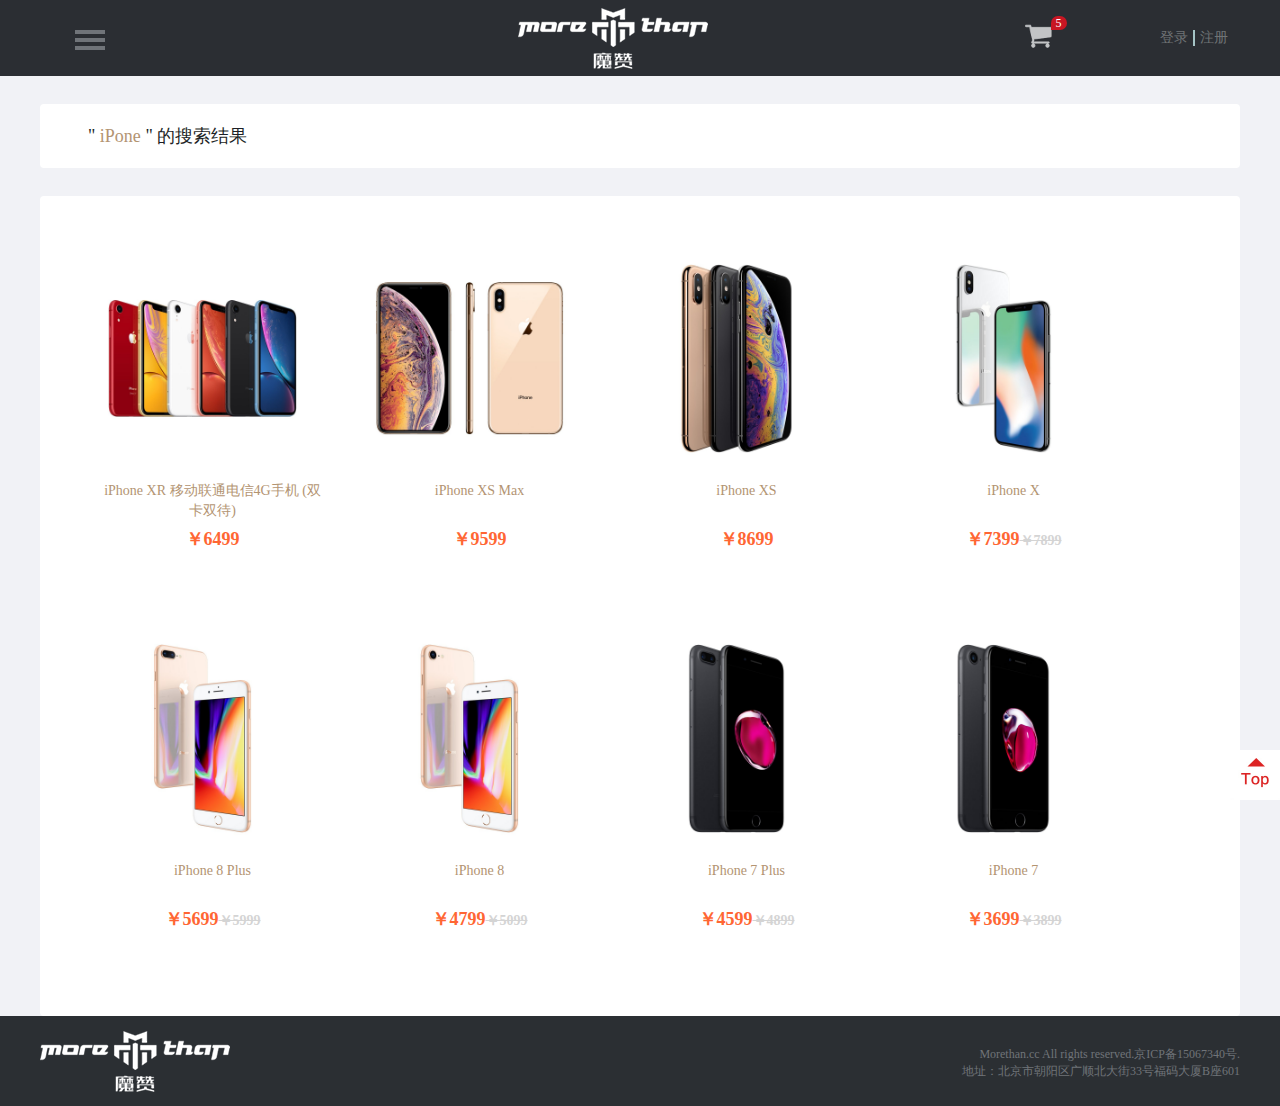
<file: indexshop-1.html>
<!DOCTYPE html>
<html lang="en">
  <head>
    <meta charset="UTF-8" />
    <meta name="viewport" content="width=device-width, initial-scale=1.0" />
    <title>iPhone的搜索结果_魔赞商城</title>
    <link rel="stylesheet" href="css/index-4.css" />
    <link rel="stylesheet" href="css/clearfix.css" />
    <link rel="stylesheet" href="css/footer.css">
    <link rel="stylesheet" href="css/header.css">
  </head>
  <body>
    <div class="wrap">
      <header>
        <div class="top clearfix">
          <div class="toggle">
            <ul>
              <li class="toggle1"></li>
              <li class="toggle2"></li>
              <li class="toggle3"></li>
            </ul>
          </div>
          <a class="logo" href="home.html"></a>
          <div class="register">
            <a href="index-1.html">注册</a>
            <div class="hline"></div>
            <a href="index.html">登录</a>
          </div>
          <div class="shopcart"><span>5</span><a href="shoppingcart.html"></a></div>
        </div>
        <div class="class">
          <div class="classinner">
            <h3>分类</h3>
            <div class="line"></div>
            <ul class="apple clearfix">
              <li><a href="indexshop-1.html">iPhone</a></li>
              <li><a href="indexshop-2.html">iPad</a></li>
              <li><a href="indexshop-3.html">Apple Watch </a></li>
              <li><a href="indexshop-4.html">Mac</a></li>
              <li><a href="indexshop-5.html">Beats</a></li>
              <li><a href="indexshop-6.html">Apple 配件</a></li>
            </ul>
          </div>
        </div>
      </header>
      <section>
        <a class="gotop" href="#"></a>
        <div class="box">
          <div class="titlebox">
            <h3>" <span>iPone</span> " 的搜索结果</h3>
          </div>
          <div class="shopping">
            <div class="shopbox">
              <ul class="shoplist clearfix">
                <li>
                  <a href="#"><img src="images/shop1.jpg" alt="" />
                  <a class="details" href="#">iPhone XR 移动联通电信4G手机 (双卡双待)</a>
                  <p>￥6499</p>
                </a>
                </li>
                <li><a href="#">
                    <a href="#"><img src="images/shop2.jpg" alt="" />
                    <a class="details" href="#">iPhone XS Max</a>
                    <p>￥9599</p>
                </a></li>
                <li><a href="#">
                    <a href="#"><img src="images/shop3.jpg" alt="" />
                    <a class="details" href="#">iPhone XS</a>
                    <p>￥8699</p></a></li>
                <li><a href="#">
                    <a href="#"><img src="images/shop4.jpg" alt="" />
                    <a class="details" href="#">iPhone X</a>
                    <p>￥7399<span>￥7899</span></p>
                    
                </a></li>
                <li><a href="#">
                    <a href="#"><img src="images/shop5.jpg" alt="" />
                    <a class="details" href="#">iPhone 8 Plus</a>
                    <p>￥5699<span>￥5999</span></p>
                </a></li>
                <li><a href="#">
                    <a href="#"><img src="images/shop6.jpg" alt="" />
                    <a class="details" href="#">iPhone 8</a>
                    <p>￥4799<span>￥5099</span></p>
                </a></li>
                <li><a href="#">
                    <a href="#"><img src="images/shop7.jpg" alt="" />
                        <a class="details" href="#">iPhone 7 Plus</a>
                        <p>￥4599<span>￥4899</span></p>
                </a></li>
                <li><a href="#">
                    <a href="#"><img src="images/shop8.jpg" alt="" />
                        <a class="details" href="#">iPhone 7</a>
                        <p>￥3699<span>￥3899</span></p>
                </a></li>
              </ul>
            </div>
          </div>
        </div>
      </section>
      <footer>
          <div class="footerbox">
            <p>Morethan.cc All rights reserved.京ICP备15067340号.<br>地址：北京市朝阳区广顺北大街33号福码大厦B座601</p>
          </div>
         
      </footer>
    </div>
    <script src="js/jquery-3.4.1.min.js"></script>
    <script src="js/header.js"></script>
    <script>
        $('.details').hover(function(){
            $(this).css("color","#f5c26b")
        },function(){
            $(this).css("color","#b39472")
        })
    </script>
  </body>
</html>
</file>
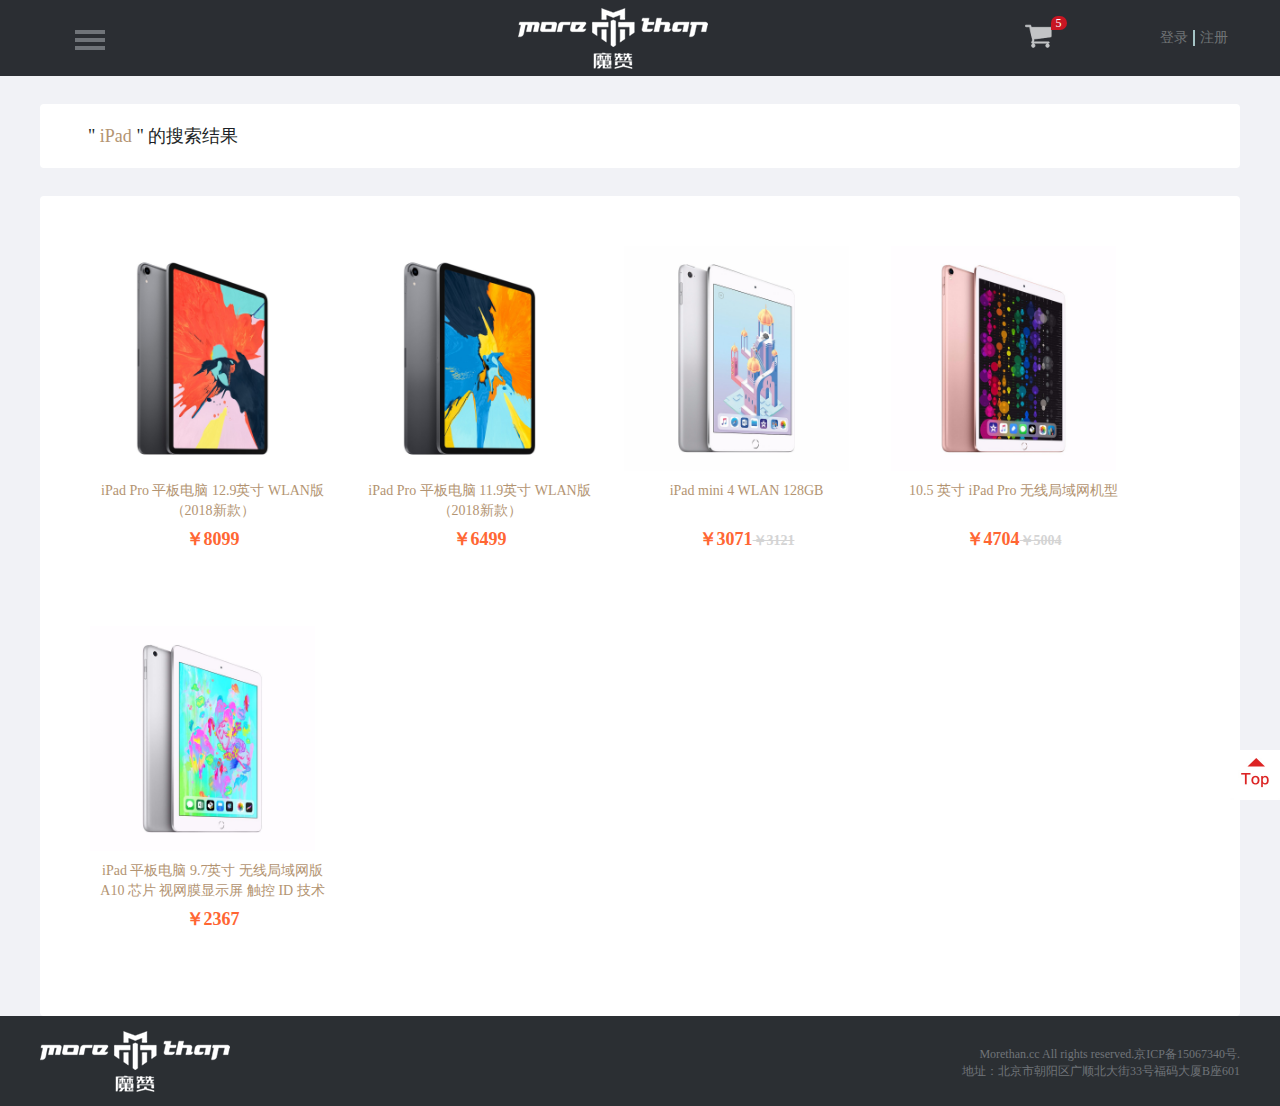
<file: indexshop-2.html>
<!DOCTYPE html>
<html lang="en">
  <head>
    <meta charset="UTF-8" />
    <meta name="viewport" content="width=device-width, initial-scale=1.0" />
    <title>iPad的搜索结果_魔赞商城</title>
    <link rel="stylesheet" href="css/index-4.css" />
    <link rel="stylesheet" href="css/clearfix.css" />
    <link rel="stylesheet" href="css/footer.css">
    <link rel="stylesheet" href="css/header.css">
  </head>
  <body>
    <div class="wrap">
      <header>
        <div class="top clearfix">
          <div class="toggle">
            <ul>
              <li class="toggle1"></li>
              <li class="toggle2"></li>
              <li class="toggle3"></li>
            </ul>
          </div>
          <a class="logo" href="home.html"></a>
          <div class="register">
            <a href="index-1.html">注册</a>
            <div class="hline"></div>
            <a href="index.html">登录</a>
          </div>
          <div class="shopcart"><span>5</span><a href="shoppingcart.html"></a></div>
        </div>
        <div class="class">
          <div class="classinner">
            <h3>分类</h3>
            <div class="line"></div>
            <ul class="apple clearfix">
              <li><a href="indexshop-1.html">iPhone</a></li>
              <li><a href="indexshop-2.html">iPad</a></li>
              <li><a href="indexshop-3.html">Apple Watch </a></li>
              <li><a href="indexshop-4.html">Mac</a></li>
              <li><a href="indexshop-5.html">Beats</a></li>
              <li><a href="indexshop-6.html">Apple 配件</a></li>
            </ul>
          </div>
        </div>
      </header>
      <section>
        <a class="gotop" href="#"></a>
        <div class="box">
          <div class="titlebox">
            <h3>" <span>iPad</span> " 的搜索结果</h3>
          </div>
          <div class="shopping">
            <div class="shopbox">
              <ul class="shoplist clearfix">
                <li>
                  <a href="#"><img src="images/shop1-1.jpg" alt="" />
                  <a class="details" href="#">iPad Pro 平板电脑 12.9英寸 WLAN版（2018新款）</a>
                  <p>￥8099</p>
                </a>
                </li>
                <li><a href="#">
                    <a href="#"><img src="images/shop1-2.jpg" alt="" />
                    <a class="details" href="#">iPad Pro 平板电脑 11.9英寸 WLAN版（2018新款）</a>
                    <p>￥6499</p>
                </a></li>
                <li><a href="#">
                    <a href="#"><img src="images/shop1-3.jpg" alt="" />
                    <a class="details" href="#">iPad mini 4 WLAN 128GB</a>
                    <p>￥3071<span>￥3121</span></p></a></li>
                <li><a href="#">
                    <a href="#"><img src="images/shop1-4.jpg" alt="" />
                    <a class="details" href="#">10.5 英寸 iPad Pro 无线局域网机型</a>
                    <p>￥4704<span>￥5004</span></p>
                    
                </a></li>
                <li><a href="#">
                    <a href="#"><img src="images/shop1-5.jpg" alt="" />
                    <a class="details" href="#">iPad 平板电脑 9.7英寸 无线局域网版 A10 芯片 视网膜显示屏 触控 ID 技术</a>
                    <p>￥2367</p>
                </a></li>
                
              </ul>
            </div>
          </div>
        </div>
      </section>
      <footer>
          <div class="footerbox">
            <p>Morethan.cc All rights reserved.京ICP备15067340号.<br>地址：北京市朝阳区广顺北大街33号福码大厦B座601</p>
          </div>
         
      </footer>
    </div>
    <script src="js/jquery-3.4.1.min.js"></script>
    <script src="js/header.js"></script>
    <script>
        $('.details').hover(function(){
            $(this).css("color","#f5c26b")
        },function(){
            $(this).css("color","#b39472")
        })
    </script>
  </body>
</html>
</file>
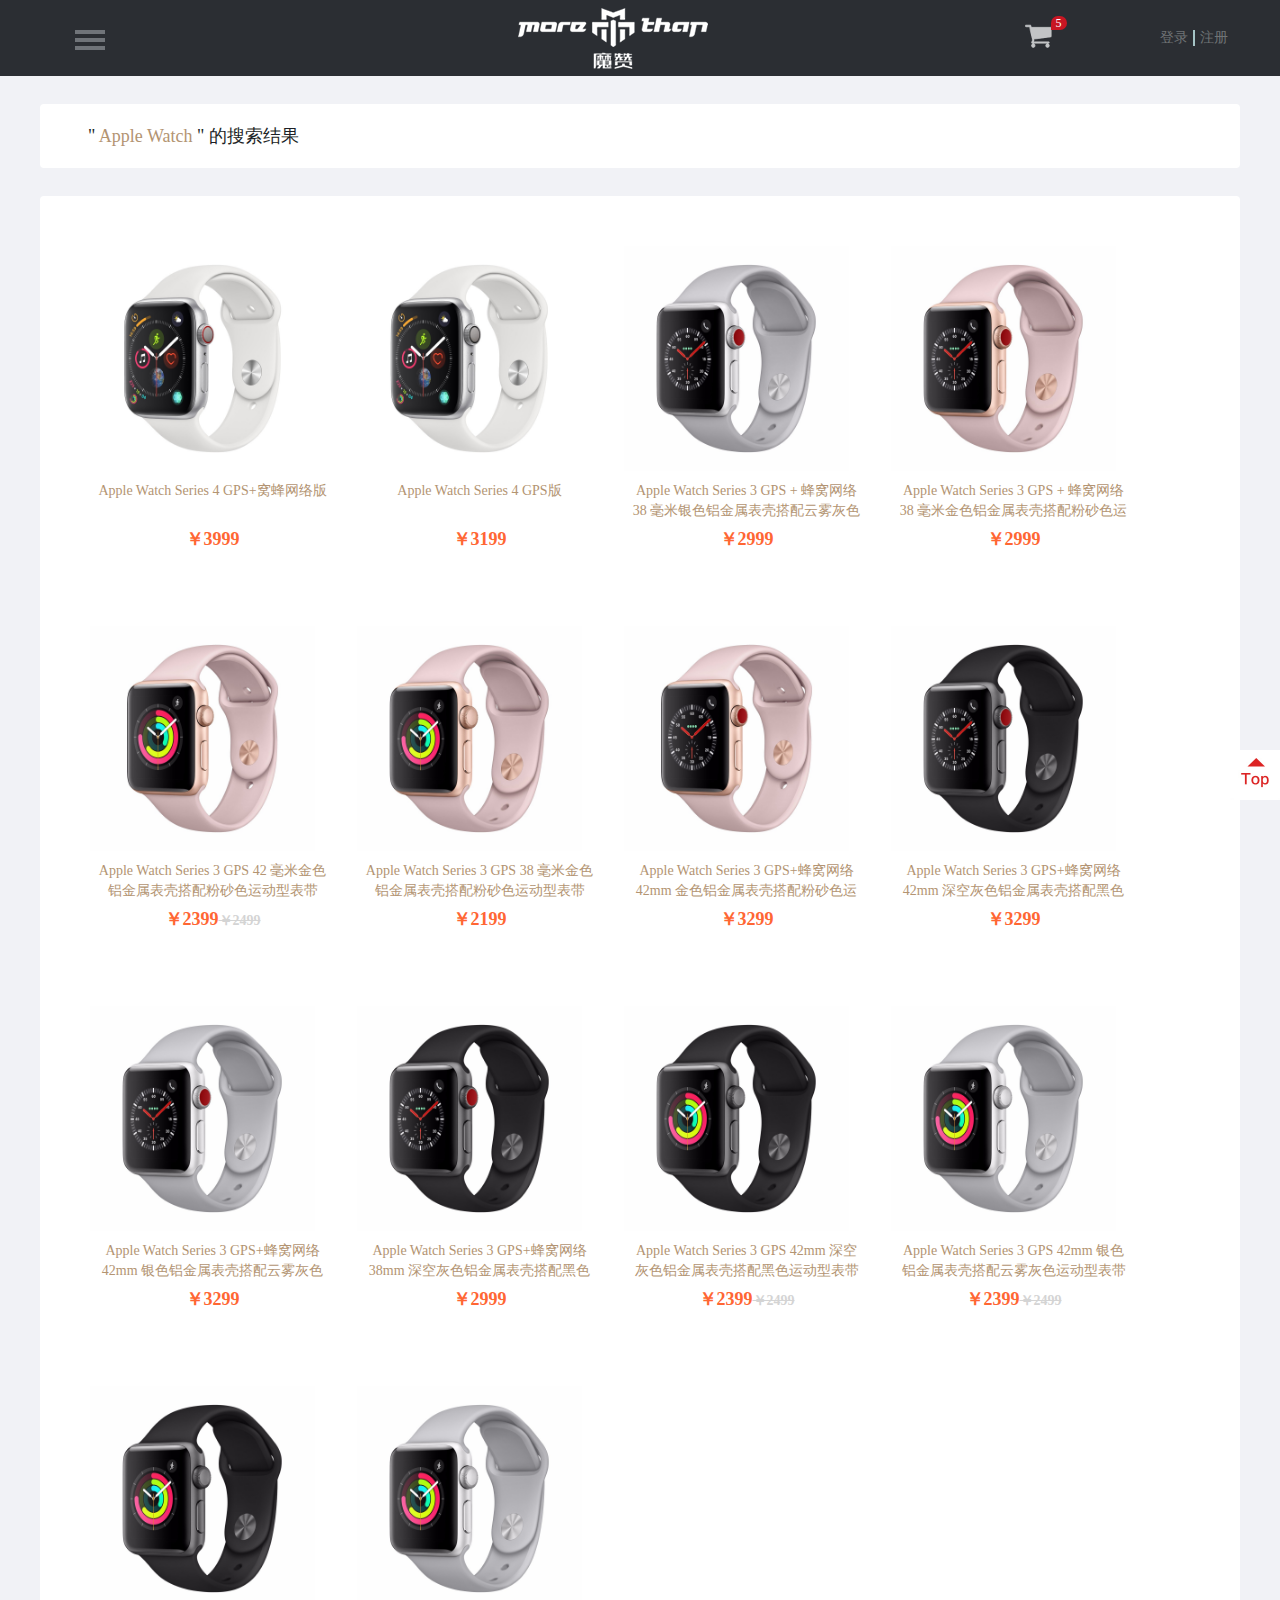
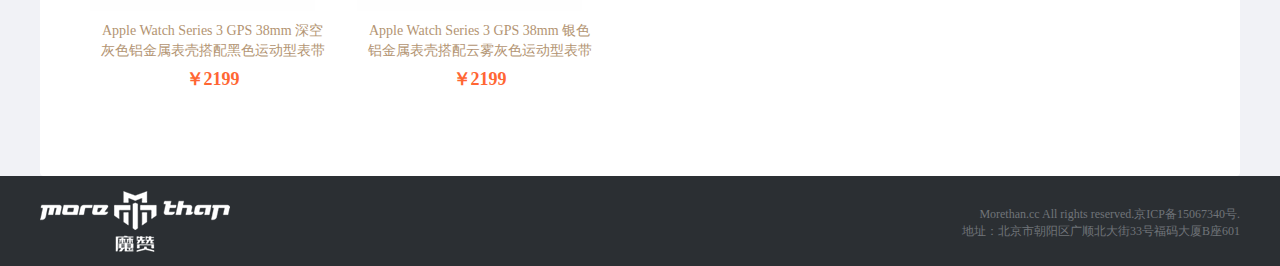
<file: indexshop-3.html>
<!DOCTYPE html>
<html lang="en">
  <head>
    <meta charset="UTF-8" />
    <meta name="viewport" content="width=device-width, initial-scale=1.0" />
    <title>Apple Watch的搜索结果_魔赞商城</title>
    <link rel="stylesheet" href="css/index-4.css" />
    <link rel="stylesheet" href="css/clearfix.css" />
    <link rel="stylesheet" href="css/footer.css">
    <link rel="stylesheet" href="css/header.css">
  </head>
  <body>
    <div class="wrap">
      <header>
        <div class="top clearfix">
          <div class="toggle">
            <ul>
              <li class="toggle1"></li>
              <li class="toggle2"></li>
              <li class="toggle3"></li>
            </ul>
          </div>
          <a class="logo" href="home.html"></a>
          <div class="register">
            <a href="index-1.html">注册</a>
            <div class="hline"></div>
            <a href="index.html">登录</a>
          </div>
          <div class="shopcart"><span>5</span><a href="shoppingcart.html"></a></div>
        </div>
        <div class="class">
          <div class="classinner">
            <h3>分类</h3>
            <div class="line"></div>
            <ul class="apple clearfix">
              <li><a href="indexshop-1.html">iPhone</a></li>
              <li><a href="indexshop-2.html">iPad</a></li>
              <li><a href="indexshop-3.html">Apple Watch </a></li>
              <li><a href="indexshop-4.html">Mac</a></li>
              <li><a href="indexshop-5.html">Beats</a></li>
              <li><a href="indexshop-6.html">Apple 配件</a></li>
            </ul>
          </div>
        </div>
      </header>
      <section>
        <a class="gotop" href="#"></a>
        <div class="box">
          <div class="titlebox">
            <h3>" <span>Apple Watch</span> " 的搜索结果</h3>
          </div>
          <div class="shopping">
            <div class="shopbox">
              <ul class="shoplist clearfix">
                <li>
                  <a href="#"><img src="images/shop2-1.jpg" alt="" />
                  <a class="details" href="#">Apple Watch Series 4 GPS+窝蜂网络版</a>
                  <p>￥3999</p>
                </a>
                </li>
                <li><a href="#">
                    <a href="#"><img src="images/shop2-2.jpg" alt="" />
                    <a class="details" href="#">Apple Watch Series 4 GPS版</a>
                    <p>￥3199</p>
                </a></li>
                <li><a href="#">
                    <a href="#"><img src="images/shop2-3.jpg" alt="" />
                    <a class="details" href="#">Apple Watch Series 3 GPS + 蜂窝网络 38 毫米银色铝金属表壳搭配云雾灰色运动型表带</a>
                    <p>￥2999</p></a></li>
                <li><a href="#">
                    <a href="#"><img src="images/shop2-4.jpg" alt="" />
                    <a class="details" href="#">Apple Watch Series 3 GPS + 蜂窝网络 38 毫米金色铝金属表壳搭配粉砂色运动型表带</a>
                    <p>￥2999</p>
                    
                </a></li>
                <li><a href="#">
                    <a href="#"><img src="images/shop2-5.jpg" alt="" />
                    <a class="details" href="#">Apple Watch Series 3 GPS 42 毫米金色铝金属表壳搭配粉砂色运动型表带</a>
                    <p>￥2399<span>￥2499</span></p>
                </a></li>
                <li><a href="#">
                    <a href="#"><img src="images/shop2-6.jpg" alt="" />
                    <a class="details" href="#">Apple Watch Series 3 GPS 38 毫米金色铝金属表壳搭配粉砂色运动型表带</a>
                    <p>￥2199</p>
                </a></li>
                <li><a href="#">
                    <a href="#"><img src="images/shop2-7.jpg" alt="" />
                        <a class="details" href="#">Apple Watch Series 3 GPS+蜂窝网络 42mm 金色铝金属表壳搭配粉砂色运动型表带</a>
                        <p>￥3299</p>
                </a></li>
                <li><a href="#">
                    <a href="#"><img src="images/shop2-8.jpg" alt="" />
                        <a class="details" href="#">Apple Watch Series 3 GPS+蜂窝网络 42mm 深空灰色铝金属表壳搭配黑色运动型表带</a>
                        <p>￥3299</p>
                </a></li>
                <li>
                    <a href="#"><img src="images/shop2-9.jpg" alt="" />
                    <a class="details" href="#">Apple Watch Series 3 GPS+蜂窝网络 42mm 银色铝金属表壳搭配云雾灰色运动型表带</a>
                    <p>￥3299</p>
                  </a>
                  </li>
                  <li><a href="#">
                      <a href="#"><img src="images/shop2-10.jpg" alt="" />
                      <a class="details" href="#">Apple Watch Series 3 GPS+蜂窝网络 38mm 深空灰色铝金属表壳搭配黑色运动型表带</a>
                      <p>￥2999</p>
                  </a></li>
                  <li><a href="#">
                      <a href="#"><img src="images/shop2-11.jpg" alt="" />
                      <a class="details" href="#">Apple Watch Series 3 GPS 42mm 深空灰色铝金属表壳搭配黑色运动型表带</a>
                      <p>￥2399<span>￥2499</span></p></a></li>
                  <li><a href="#">
                      <a href="#"><img src="images/shop2-12.jpg" alt="" />
                      <a class="details" href="#">Apple Watch Series 3 GPS 42mm 银色铝金属表壳搭配云雾灰色运动型表带</a>
                      <p>￥2399<span>￥2499</span></p>
                      
                  </a></li>
                  <li><a href="#">
                      <a href="#"><img src="images/shop2-13.jpg" alt="" />
                      <a class="details" href="#">Apple Watch Series 3 GPS 38mm 深空灰色铝金属表壳搭配黑色运动型表带</a>
                      <p>￥2199</p>
                  </a></li>
                  <li><a href="#">
                      <a href="#"><img src="images/shop2-14.jpg" alt="" />
                      <a class="details" href="#">Apple Watch Series 3 GPS 38mm 银色铝金属表壳搭配云雾灰色运动型表带s</a>
                      <p>￥2199</p>
                  </a></li>
                  
              </ul>
            </div>
          </div>
        </div>
      </section>
      <footer>
          <div class="footerbox">
            <p>Morethan.cc All rights reserved.京ICP备15067340号.<br>地址：北京市朝阳区广顺北大街33号福码大厦B座601</p>
          </div>
         
      </footer>
    </div>
    <script src="js/jquery-3.4.1.min.js"></script>
    <script src="js/header.js"></script>
    <script>
        $('.details').hover(function(){
            $(this).css("color","#f5c26b")
        },function(){
            $(this).css("color","#b39472")
        })
    </script>
  </body>
</html>
</file>
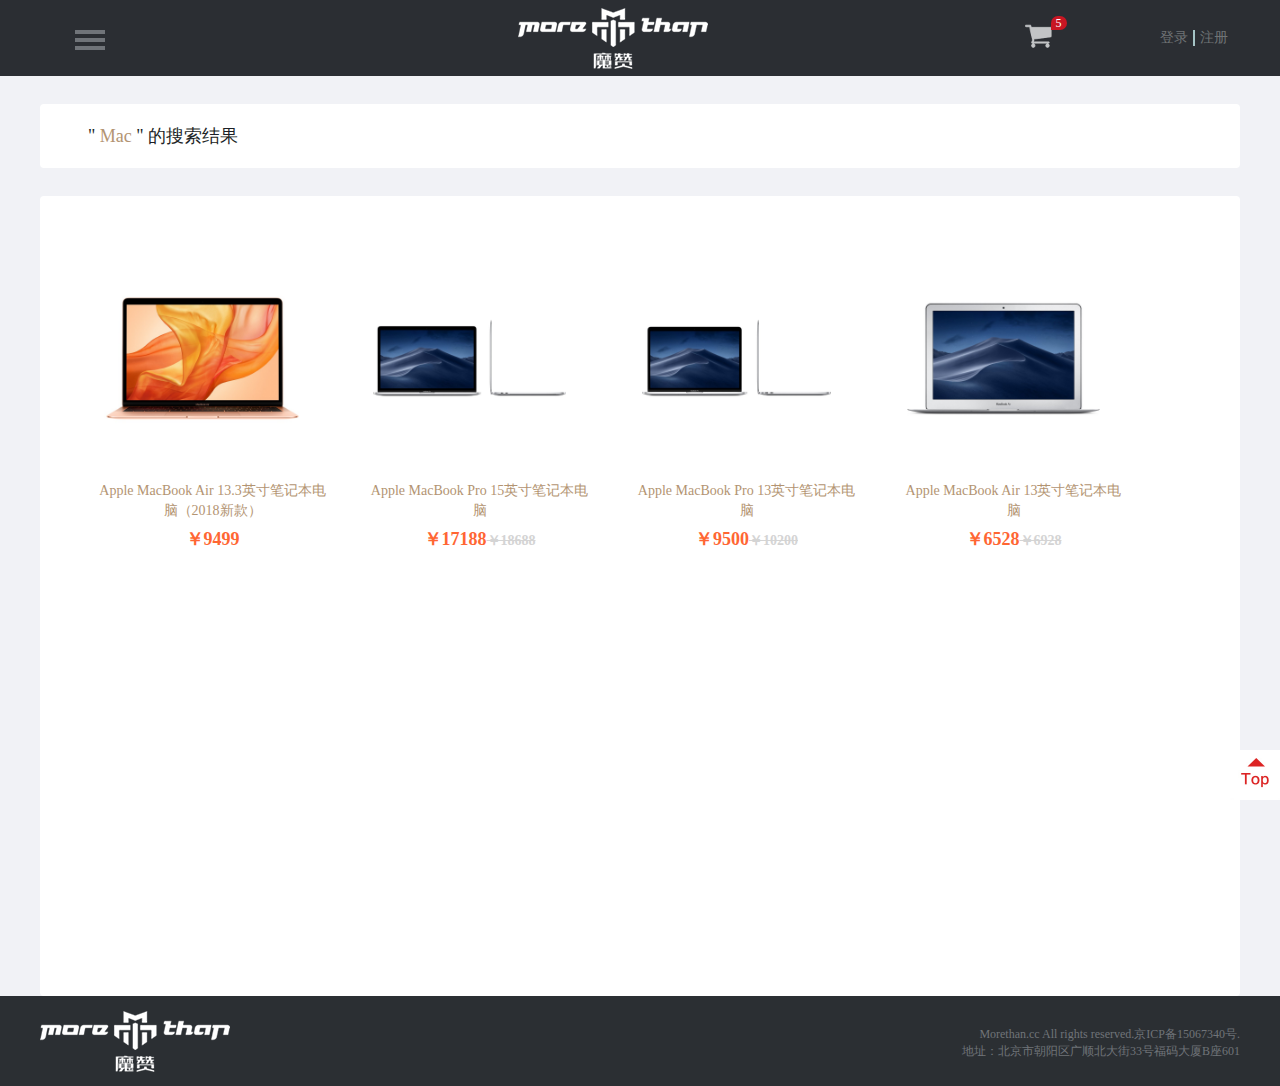
<file: indexshop-4.html>
<!DOCTYPE html>
<html lang="en">
  <head>
    <meta charset="UTF-8" />
    <meta name="viewport" content="width=device-width, initial-scale=1.0" />
    <title>Mac的搜索结果_魔赞商城</title>
    <link rel="stylesheet" href="css/index-4.css" />
    <link rel="stylesheet" href="css/clearfix.css" />
    <link rel="stylesheet" href="css/footer.css">
    <link rel="stylesheet" href="css/header.css">
  </head>
  <body>
    <div class="wrap">
      <header>
        <div class="top clearfix">
          <div class="toggle">
            <ul>
              <li class="toggle1"></li>
              <li class="toggle2"></li>
              <li class="toggle3"></li>
            </ul>
          </div>
          <a class="logo" href="home.html"></a>
          <div class="register">
            <a href="index-1.html">注册</a>
            <div class="hline"></div>
            <a href="index.html">登录</a>
          </div>
          <div class="shopcart"><span>5</span><a href="shoppingcart.html"></a></div>
        </div>
        <div class="class">
          <div class="classinner">
            <h3>分类</h3>
            <div class="line"></div>
            <ul class="apple clearfix">
              <li><a href="indexshop-1.html">iPhone</a></li>
              <li><a href="indexshop-2.html">iPad</a></li>
              <li><a href="indexshop-3.html">Apple Watch </a></li>
              <li><a href="indexshop-4.html">Mac</a></li>
              <li><a href="indexshop-5.html">Beats</a></li>
              <li><a href="indexshop-6.html">Apple 配件</a></li>
            </ul>
          </div>
        </div>
      </header>
      <section>
        <a class="gotop" href="#"></a>
        <div class="box">
          <div class="titlebox">
            <h3>" <span>Mac</span> " 的搜索结果</h3>
          </div>
          <div class="shopping">
            <div class="shopbox">
              <ul class="shoplist clearfix">
                <li>
                  <a href="#"><img src="images/shop3-1.jpg" alt="" />
                  <a class="details" href="#">Apple MacBook Air 13.3英寸笔记本电脑（2018新款）</a>
                  <p>￥9499</p>
                </a>
                </li>
                <li><a href="#">
                    <a href="#"><img src="images/shop3-2.jpg" alt="" />
                    <a class="details" href="#">Apple MacBook Pro 15英寸笔记本电脑</a>
                    <p>￥17188<span>￥18688</span></p>
                </a></li>
                <li><a href="#">
                    <a href="#"><img src="images/shop3-3.jpg" alt="" />
                    <a class="details" href="#">Apple MacBook Pro 13英寸笔记本电脑</a>
                    <p>￥9500<span>￥10200</span></p></a></li>
                <li><a href="#">
                    <a href="#"><img src="images/shop3-4.jpg" alt="" />
                    <a class="details" href="#">Apple MacBook Air 13英寸笔记本电脑</a>
                    <p>￥6528<span>￥6928</span></p>
                </a></li>
              </ul>
            </div>
          </div>
        </div>
      </section>
      <footer>
          <div class="footerbox">
            <p>Morethan.cc All rights reserved.京ICP备15067340号.<br>地址：北京市朝阳区广顺北大街33号福码大厦B座601</p>
          </div>
         
      </footer>
    </div>
    <script src="js/jquery-3.4.1.min.js"></script>
    <script src="js/header.js"></script>
    <script>
        $('.details').hover(function(){
            $(this).css("color","#f5c26b")
        },function(){
            $(this).css("color","#b39472")
        })
    </script>
  </body>
</html>
</file>
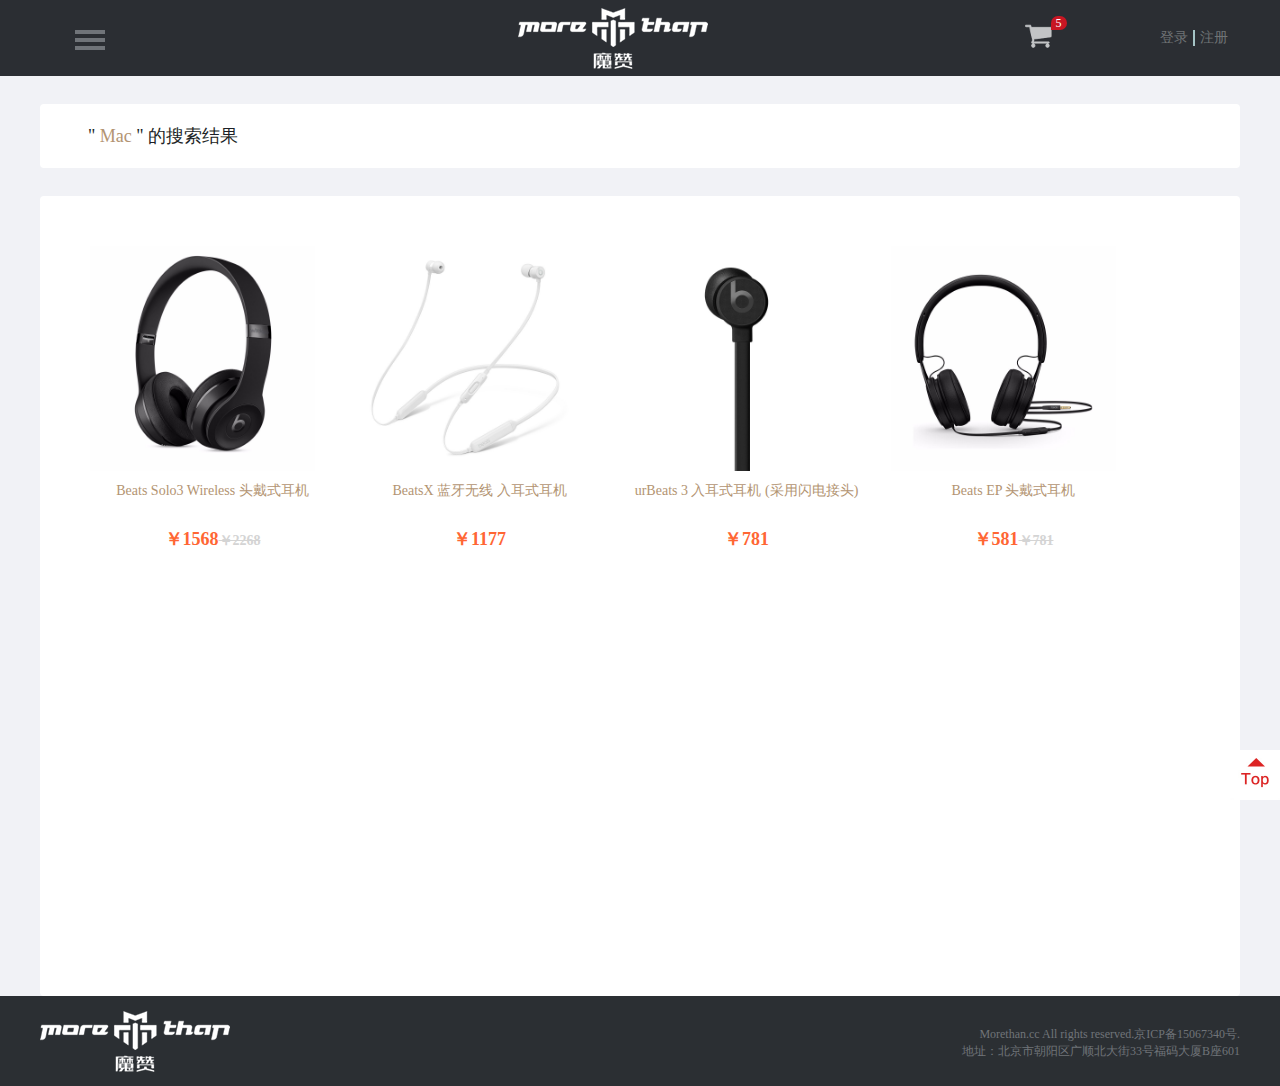
<file: indexshop-5.html>
<!DOCTYPE html>
<html lang="en">
  <head>
    <meta charset="UTF-8" />
    <meta name="viewport" content="width=device-width, initial-scale=1.0" />
    <title>Mac的搜索结果_魔赞商城</title>
    <link rel="stylesheet" href="css/index-4.css" />
    <link rel="stylesheet" href="css/clearfix.css" />
    <link rel="stylesheet" href="css/footer.css">
    <link rel="stylesheet" href="css/header.css">
  </head>
  <body>
    <div class="wrap">
      <header>
        <div class="top clearfix">
          <div class="toggle">
            <ul>
              <li class="toggle1"></li>
              <li class="toggle2"></li>
              <li class="toggle3"></li>
            </ul>
          </div>
          <a class="logo" href="home.html"></a>
          <div class="register">
            <a href="index-1.html">注册</a>
            <div class="hline"></div>
            <a href="index.html">登录</a>
          </div>
          <div class="shopcart"><span>5</span><a href="shoppingcart.html"></a></div>
        </div>
        <div class="class">
          <div class="classinner">
            <h3>分类</h3>
            <div class="line"></div>
            <ul class="apple clearfix">
              <li><a href="indexshop-1.html">iPhone</a></li>
              <li><a href="indexshop-2.html">iPad</a></li>
              <li><a href="indexshop-3.html">Apple Watch </a></li>
              <li><a href="indexshop-4.html">Mac</a></li>
              <li><a href="indexshop-5.html">Beats</a></li>
              <li><a href="indexshop-6.html">Apple 配件</a></li>
            </ul>
          </div>
        </div>
      </header>
      <section>
        <a class="gotop" href="#"></a>
        <div class="box">
          <div class="titlebox">
            <h3>" <span>Mac</span> " 的搜索结果</h3>
          </div>
          <div class="shopping">
            <div class="shopbox">
              <ul class="shoplist clearfix">
                <li>
                  <a href="#"><img src="images/shop4-1.jpg" alt="" />
                  <a class="details" href="#">Beats Solo3 Wireless 头戴式耳机</a>
                  <p>￥1568<span>￥2268</span></p>
                </a>
                </li>
                <li><a href="#">
                    <a href="#"><img src="images/shop4-2.jpg" alt="" />
                    <a class="details" href="#">BeatsX 蓝牙无线 入耳式耳机</a>
                    <p>￥1177</p>
                </a></li>
                <li><a href="#">
                    <a href="#"><img src="images/shop4-3.jpg" alt="" />
                    <a class="details" href="#">urBeats 3 入耳式耳机 (采用闪电接头)</a>
                    <p>￥781</p></a></li>
                <li><a href="#">
                    <a href="#"><img src="images/shop4-4.jpg" alt="" />
                    <a class="details" href="#">Beats EP 头戴式耳机</a>
                    <p>￥581<span>￥781</span></p>
                </a></li>
              </ul>
            </div>
          </div>
        </div>
      </section>
      <footer>
          <div class="footerbox">
            <p>Morethan.cc All rights reserved.京ICP备15067340号.<br>地址：北京市朝阳区广顺北大街33号福码大厦B座601</p>
          </div>
         
      </footer>
    </div>
    <script src="js/jquery-3.4.1.min.js"></script>
    <script src="js/header.js"></script>
    <script>
        $('.details').hover(function(){
            $(this).css("color","#f5c26b")
        },function(){
            $(this).css("color","#b39472")
        })
    </script>
  </body>
</html>
</file>
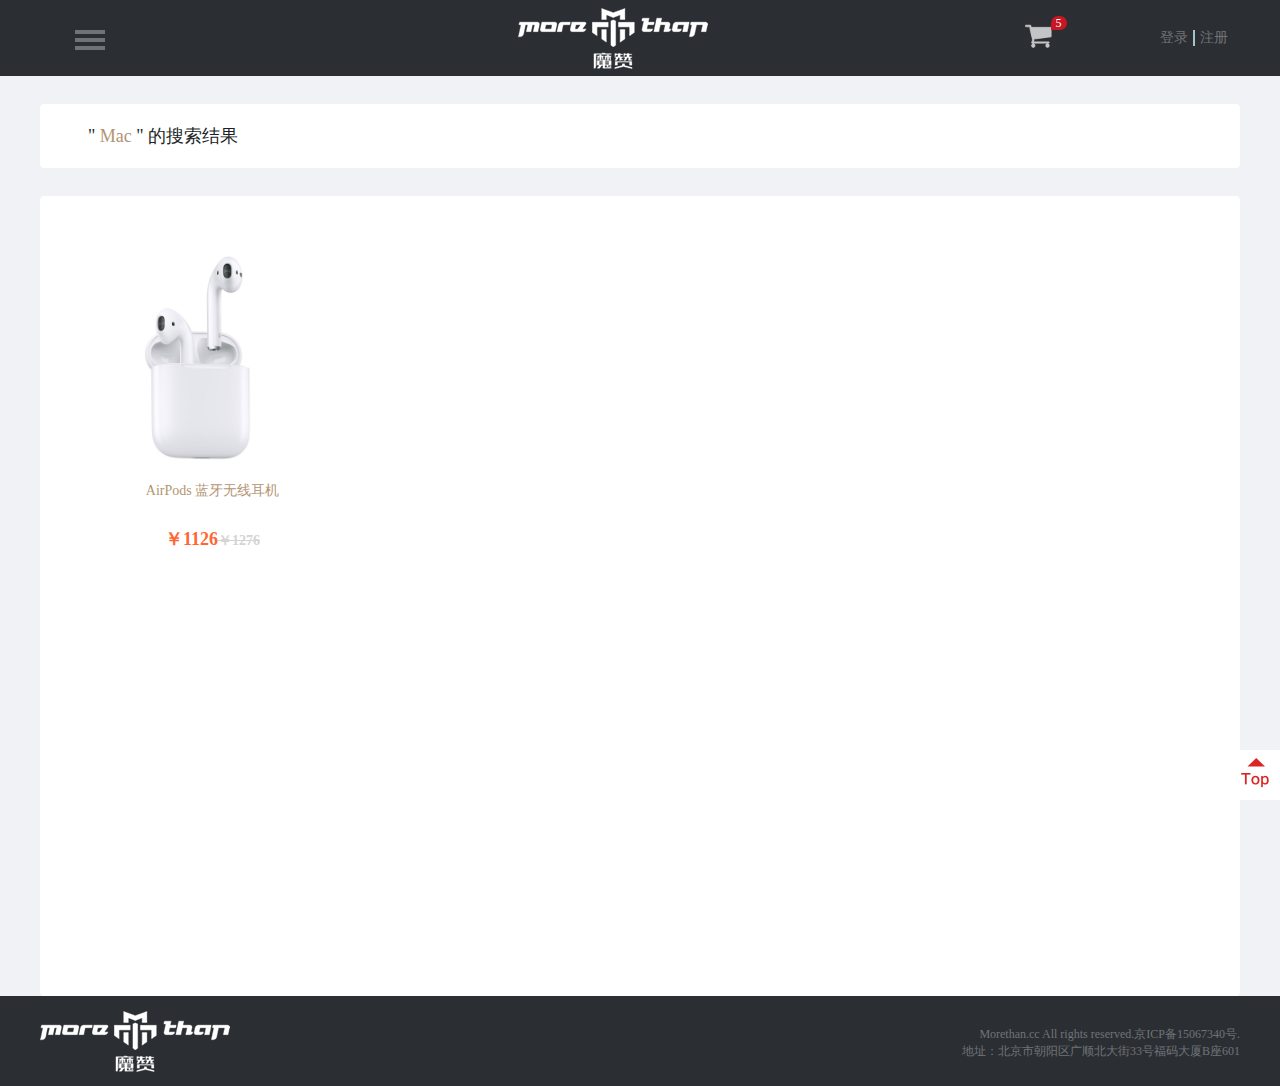
<file: indexshop-6.html>
<!DOCTYPE html>
<html lang="en">
  <head>
    <meta charset="UTF-8" />
    <meta name="viewport" content="width=device-width, initial-scale=1.0" />
    <title>Mac的搜索结果_魔赞商城</title>
    <link rel="stylesheet" href="css/index-4.css" />
    <link rel="stylesheet" href="css/clearfix.css" />
    <link rel="stylesheet" href="css/footer.css" />
    <link rel="stylesheet" href="css/header.css" />
  </head>
  <body>
    <div class="wrap">
      <header>
        <div class="top clearfix">
          <div class="toggle">
            <ul>
              <li class="toggle1"></li>
              <li class="toggle2"></li>
              <li class="toggle3"></li>
            </ul>
          </div>
          <a class="logo" href="home.html"></a>
          <div class="register">
            <a href="index-1.html">注册</a>
            <div class="hline"></div>
            <a href="index.html">登录</a>
          </div>
          <div class="shopcart">
            <span>5</span><a href="shoppingcart.html"></a>
          </div>
        </div>
        <div class="class">
          <div class="classinner">
            <h3>分类</h3>
            <div class="line"></div>
            <ul class="apple clearfix">
              <li><a href="indexshop-1.html">iPhone</a></li>
              <li><a href="indexshop-2.html">iPad</a></li>
              <li><a href="indexshop-3.html">Apple Watch </a></li>
              <li><a href="indexshop-4.html">Mac</a></li>
              <li><a href="indexshop-5.html">Beats</a></li>
              <li><a href="indexshop-6.html">Apple 配件</a></li>
            </ul>
          </div>
        </div>
      </header>
      <section>
        <a class="gotop" href="#"></a>
        <div class="box">
          <div class="titlebox">
            <h3>" <span>Mac</span> " 的搜索结果</h3>
          </div>
          <div class="shopping">
            <div class="shopbox">
              <ul class="shoplist clearfix">
                <li>
                  <a href="#"
                    ><img src="images/shop5-1.jpg" alt="" />
                    <a class="details" href="#">AirPods 蓝牙无线耳机</a>
                    <p>￥1126<span>￥1276</span></p>
                  </a>
                </li>
              </ul>
            </div>
          </div>
        </div>
      </section>
      <footer>
        <div class="footerbox">
          <p>
            Morethan.cc All rights reserved.京ICP备15067340号.<br />地址：北京市朝阳区广顺北大街33号福码大厦B座601
          </p>
        </div>
      </footer>
    </div>
    <script src="js/jquery-3.4.1.min.js"></script>
    <script src="js/header.js"></script>
    <script>
      $(".details").hover(
        function () {
          $(this).css("color", "#f5c26b");
        },
        function () {
          $(this).css("color", "#b39472");
        }
      );
    </script>
  </body>
</html>
</file>
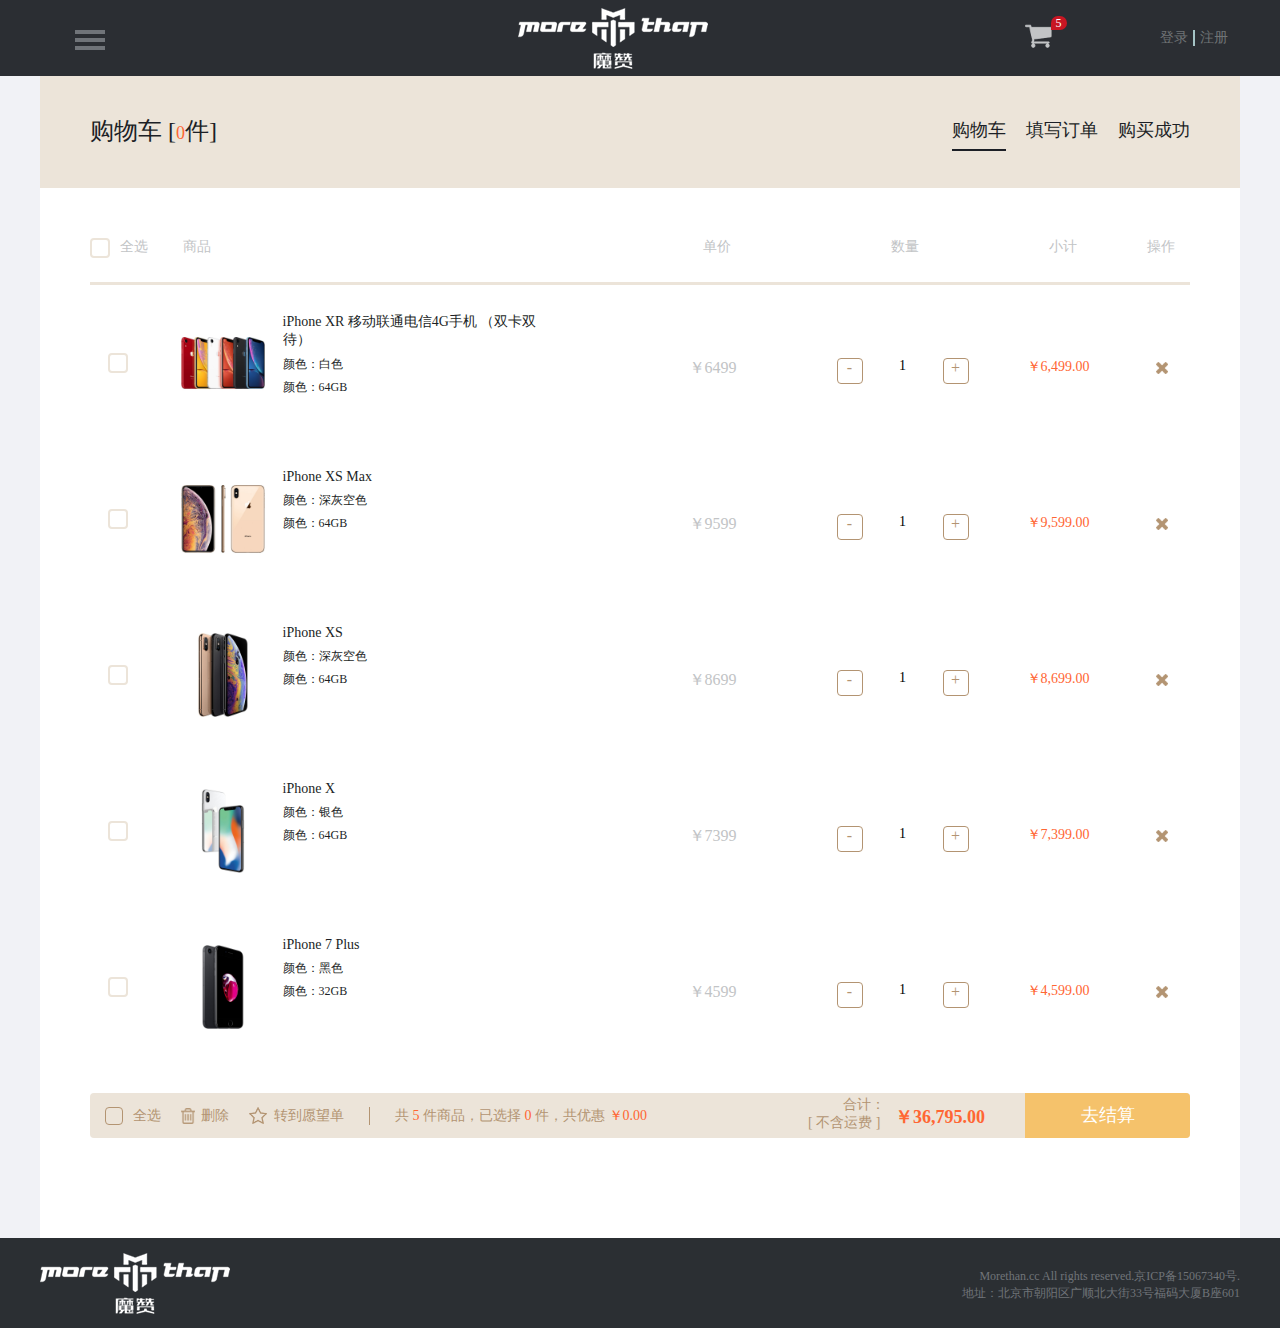
<file: shoppingcart.html>
<!DOCTYPE html>
<html lang="en">
  <head>
    <meta charset="UTF-8" />
    <meta name="viewport" content="width=device-width, initial-scale=1.0" />
    <title>购物车_魔赞商城</title>
    <link rel="stylesheet" href="css/header.css" />
    <link rel="stylesheet" href="css/clearfix.css" />
    <link rel="stylesheet" href="css/shoppingcart.css" />
    <link rel="stylesheet" href="css/footer.css" />
  </head>
  <body>
    <div class="wrap">
      <header>
        <div class="top clearfix">
          <div class="toggle">
            <ul>
              <li class="toggle1"></li>
              <li class="toggle2"></li>
              <li class="toggle3"></li>
            </ul>
          </div>
          <a class="logo" href="home.html"></a>
          <div class="register">
            <a href="index-1.html">注册</a>
            <div class="hline"></div>
            <a href="index.html">登录</a>
          </div>
          <div class="shopcart"><span>5</span><a href="#"></a></div>
        </div>
        <div class="class wow fadeIn">
          <div class="classinner">
            <h3>分类</h3>
            <div class="line"></div>
            <ul class="apple clearfix">
              <li><a href="indexshop-1.html">iPhone</a></li>
              <li><a href="indexshop-2.html">iPad</a></li>
              <li><a href="indexshop-3.html">Apple Watch </a></li>
              <li><a href="indexshop-4.html">Mac</a></li>
              <li><a href="indexshop-5.html">Beats</a></li>
              <li><a href="indexshop-6.html">Apple 配件</a></li>
            </ul>
          </div>
        </div>
      </header>
      <section>
        <div class="sectionbox">
          <div class="sectioninner">
            <div class="sectionup clearfix">
              <p>购物车 [<span class="shopnum">0</span>件]</p>
              <ul class="shopul clearfix">
                <li>购物车</li>
                <li>填写订单</li>
                <li>购买成功</li>
              </ul>
            </div>
          </div>
          <div class="sectiondown clearfix"></div>
          <div class="sectionall sectionall1 clearfix">
            <div class="allleft clearfix">
              <div class="chebox"></div>
              <p>全选</p>
              <p class="remo">删除</p>
              <p class="remo remo1">转到愿望单</p>
              <p class="allshop">
                共 <span class="yuf1">5</span> 件商品，已选择
                <span class="yuf">0</span> 件，共优惠 <span>￥0.00</span>
              </p>
            </div>
            <div class="allright clearfix">
              <p class="rightp">
                合计：<br />
                <span>[ 不含运费 ]</span>
              </p>
              <p class="rightprice"></p>
              <a href="#">去结算</a>
            </div>
          </div>
        </div>
      </section>
      <footer>
        <div class="footerbox">
          <p>
            Morethan.cc All rights reserved.京ICP备15067340号.<br />地址：北京市朝阳区广顺北大街33号福码大厦B座601
          </p>
        </div>
      </footer>
    </div>
    <script src="js/jquery-3.4.1.min.js"></script>
    <script src="js/header.js"></script>
    <script src="js/sectiondown.js"></script>
  </body>
</html>
</file>
<file: css/clearfix.css>
.clearfix:before,
.clearfix:after {
                    content: "";
                    display: block;
                    clear: both;
                    visibility: hidden;
                    line-height: 0;
                    height: 0;
                    font-size:0;
}

.clearfix { *zoom:1;}
html, body, div, span, applet, object, iframe,
h1, h2, h3, h4, h5, h6, p, blockquote, pre,
a, abbr, acronym, address, big, cite, code,
del, dfn, em, font, img, ins, kbd, q, s, samp,
small, strike, strong, sub, sup, tt, var,
dl, dt, dd, ol, ul, li,
fieldset, form, label, legend,
table, caption, tbody, tfoot, thead, tr, th, td {
    margin: 0;
    padding: 0;
    border: 0;
    outline: 0;
    font-weight: inherit;
    font-style: inherit;
    font-size: 100%;
    font-family: inherit;
    vertical-align: baseline;
}
ul li{
    list-style: none;
}
a{
    text-decoration: none;
}
</file>
<file: css/header.css>
header {
  width: 100%;
  background: #2b2e33;
  height: 76px;
  position: fixed;
  z-index: 39;
}
.top {
  width: 1177px;
  margin: 0 auto;
  min-height: 100%;
}
.toggle {
  width: 76px;
  height: 76px;
  cursor: pointer;
  overflow: hidden;
  float: left;
}
.toggle > ul {
  width: 30px;
  margin: 30px 0 0 23px;
  position: relative;
}
.toggle > ul > li {
  width: 30px;
  height: 4px;
  background-color: #707479;
  position: absolute;
  transition: all 0.3s;
  transform-origin: 20%;
}
.toggle2 {
  top: 8px;
}
.toggle3 {
  top: 16px;
}
.class {
  width: 100%;
  height: 260px;
  background: url("../images/inspiration-geometry.jpg") repeat-x;
  display: none;
  position: fixed;
  z-index: 40;
}
.classinner {
  width: 1100px;
  margin: 0 auto;
  overflow: hidden;
}
.classinner > h3 {
  margin-top: 30px;
  font-size: 24px;
  color: #d4d4d4;
}
.line {
  width: 48px;
  height: 2px;
  margin-top: 5px;
  background: #d4d4d4;
}
.apple {
  margin-top: 25px;
}
.apple > li {
  float: left;
}
.apple > li:nth-child(n + 2) {
  margin-left: 6px;
}
.apple > li > a {
  display: block;
  line-height: 40px;
  width: 155px;
  color: #707479;
  background-color: #2b2f33;
  padding-left: 15px;
  font-size: 20px;
  transition: color 0.2s;
}
.apple > li > a:hover,
.register > a:hover {
  color: #f5c26b;
}
.shopcart {
  width: 80px;
  height: 56px;
  cursor: pointer;
  float: right;
  position: relative;
}
.shopcart > span {
  position: absolute;
  top: 16px;
  right: 12px;
  display: block;
  padding: 1px 2px;
  font-size: 12px;
  line-height: 12px;
  color: #fff;
  background-color: #c81623;
  border-radius: 7px 7px 7px 0;
  min-width: 12px;
  text-align: center;
}
.shopcart > a {
  display: block;
  width: 100%;
  height: 100%;
  background: url("../images/gw.png") no-repeat center;
  background-size: 34%;
  padding-top: 18px;
}
.shopcart > a:hover {
  background: url("../images/gw-hover.png") no-repeat center;
  background-size: 34%;
}
.register {
  width: 150px;
  float: right;
  margin-top: 30px;
  position: relative;
}
.register > a {
  width: 30px;
  line-height: 16px;
  margin-left: 10px;
  float: right;
  font-size: 14px;
  color: #707476;
  text-align: center;
  transition: all 0.2s;
}
.hline {
  width: 1.5px;
  height: 16px;
  background-color: #a5c4c6;
  position: absolute;
  right: 34px;
}
.logo {
  display: block;
  margin: 8px 0 0 390px;
  width: 190px;
  height: 61px;
  background: url("../images/Morethan_logo.png") no-repeat center;
  float: left;
}
</file>
<file: css/details.css>
body {
  background-color: #f1f2f6;
}

.wrap {
  width: 100%;
  height: 100%;
  min-width: 1200px;
}
section {
  width: 100%;
  height: 100%;
  padding-top: 76px;
}
.gotop {
  display: block;
  outline: none;
  width: 50px;
  height: 50px;
  background: url("../images/hddb.jpg") no-repeat;
  background-size: 100%;
  position: fixed;
  right: 0;
  bottom: 100px;
  transition: all 0.2s;
  z-index: 99;
}
.gotop:hover {
  background-position: 0 -50px;
}
.sectionbox {
  width: 1200px;
  margin: 0 auto;
}
.mainbox {
  width: 100%;
  height: 404px;
  overflow: hidden;
  background: #ece4d8;
  position: relative;
}
.maininner {
  margin: 28px 50px;
  width: 1100px;
  overflow: hidden;
  position: relative;
  z-index: 1;
  height: 348px;
}
.mainul {
  width: 9999px;
  transition: all 0.3s;
}
.mainul li {
  width: 348px;
  height: 348px;
  float: left;
  margin-right: 28px;
}

.mainul li img {
  width: 348px;
  height: 348px;
}
.mainbox > p {
  position: absolute;
  cursor: pointer;
  top: 120px;
  width: 36px;
  height: 120px;
  background: url("../images/deleft.png") no-repeat center;
}
.mainbox > .deright {
  right: 0px;
  background: url("../images/deright.png") no-repeat center;
}
.sectionmid {
  width: 1200px;
  height: 461px;
  margin: 0 auto;
  background-color: #fff;
  padding-bottom: 50px;
  border-radius: 4px;
}
.midbox {
  width: 1150px;
  height: 90%;
  margin: 0 auto;
  padding: 30px 0 0px 0;
}
.midleft {
  width: 600px;
  border-right: 1px solid #ece4d8;
  height: 188px;
  float: left;
}
.midleft p {
  font-size: 24px;
  color: #b39472;
}
.midright {
  width: 498px;
  height: 277px;
  float: right;
  margin-left: 50px;
}
.pric {
  display: block;
  width: 60px;
  color: #fff;
  padding: 0px 12px;
  background: #b39472;
  text-align: center;
  font-size: 14px;
  height: 100%;
  line-height: 31px;
  border-radius: 4px;
  float: left;
  margin: 5px 30px 0 0;
}
.numb {
  font-size: 26px;
  color: #ff6633;
  font-weight: bold;
}
.numb span {
  font-size: 16px;
}
.mid2box {
  float: left;
}
.mid2 {
  margin-top: 30px;
}
.mid2inner {
  float: left;
  display: block;
  width: 78px;
  line-height: 30px;
  text-align: center;
  margin-right: 6px;
  border-radius: 4px;
  cursor: pointer;
  color: #b39472;
  margin: 5px 6px 0 0;
  border: 1px solid #b39472;
  transition: all 0.2s;
}
.mid3,
.mid4 {
  margin-top: 15px;
}
.mid3inner {
  width: 300px;
  font-size: 14px;
}
.mid3box {
  width: 300px;
}
.mid4span {
  font-size: 28px;
  font-weight: bold;
  user-select: none;
}
.number {
  width: 130px;
  line-height: 22px;
  text-align: center;
  float: left;
  font-size: 16px;
  color: #b39472;
  display: block;
  padding-top: 12px;
}
.mid5 {
  margin-top: 25px;
}
.new {
  display: block;
  float: left;
  color: #b39472;
  font-size: 14px;
  padding-left: 25px;
  background: url("../images/yjhx.png") no-repeat left;
  margin: 5px 0 0 110px;
}
.mid5span {
  width: 102px;
  float: right;
  margin: 0 70px 0 0;
}
.mid2inner:hover {
  border: 1px solid #f5c26b;
  color: #f5c26b;
}
.middown {
  margin-top: 30%;
}
.downl {
  border-radius: 4px;
  width: 440px;
  float: left;
  color: #fff;
  text-align: center;
  line-height: 80px;
  background: #f5c26b;
  font-size: 24px;
  cursor: pointer;
  border: 2px solid #f5c26b;
}
.downr {
  float: right;
  border: 2px solid #f5c26b;
  border-radius: 4px;
  text-align: center;
  line-height: 80px;
  font-size: 24px;
  color: #f5c26b;
  width: 600px;
  transition: all 0.3s;
  cursor: pointer;
}
.downr:hover {
  color: #fff;
  background-color: #f3bd62;
  border-color: #f3bd62;
}
.comshop {
  width: 1200px;
  position: relative;
  margin-top: 85px;
  background-color: #fff;
}
.comshopbox {
  width: 100%;
  border-bottom: 1px solid #f5c26b;
}
.comshopbox div {
  float: left;
  line-height: 40px;
  cursor: pointer;
  color: #b39472;
  font-size: 16px;
  width: 114px;
  transition: all 0.3s;
  text-align: center;
}
.comshopbox .com1 {
  border-radius: 4px 0 0 0;
}
.comshopbox div.active1:hover {
  color: #f5c26b;
}
.comshopbox div.active0 {
  background: #f5c26b;
  color: #fff;
}
.comimg {
  padding-top: 100px;
  width: 800px;
  margin: 0 auto;
}
.comimg img {
  width: 100%;
}
.comimg img:nth-child(n + 1) {
  margin-top: -4px;
}

.know {
  width: 100%;
  margin: 40px 0 0 30px;
  height: 500px;
  display: none;
}
.know h3 {
  color: #666;
  font-size: 16px;
  font-weight: bold;
}
.know p {
  font-size: 12px;
  color: #666;
  line-height: 22px;
  margin-top: 30px;
}
footer {
  margin-top: 24100px;
}
</file>
<file: css/footer.css>
footer {
  width: 100%;
  background: #2b2f33;
}
.footerbox {
  width: 1200px;
  height: 60px;
  margin: 0 auto;
  padding-top: 30px;
  background: url("../images/Morethan_logo.png") no-repeat left;
}
.footerbox p {
  font-size: 12px;
  color: #707479;
  text-align: right;
}
</file>
<file: css/home.css>
body {
  background-color: #000;
}
.wrap {
  width: 100%;
  height: 100%;
  min-width: 1200px;
}
header {
  width: 100%;
}
.top {
  width: 100%;
  height: 56px;
  background: url("../images/logo1.png") no-repeat center #000;
  border-bottom: 2px solid #262626;
  position: fixed;
  z-index: 9999;
}
.toggle {
  width: 76px;
  height: 56px;
  cursor: pointer;
  overflow: hidden;
  float: left;
  border-right: 2px solid #262626;
}
.toggle > ul {
  width: 30px;
  margin: 15px 0 0 23px;
  position: relative;
}
.toggle > ul > li {
  width: 30px;
  height: 4px;
  background-color: #707479;
  position: absolute;
  transition: all 0.3s;
  transform-origin: 90%;
  border-radius: 3px;
}
.toggle2 {
  top: 8px;
}
.toggle3 {
  top: 16px;
}
.register {
  width: 150px;
  float: right;
  margin: 18px 80px 0 0;
  position: relative;
}
.register > a {
  width: 30px;
  line-height: 16px;
  margin-left: 10px;
  float: right;
  font-size: 14px;
  color: #707476;
  text-align: center;
  transition: all 0.2s;
}
.hline {
  width: 1px;
  height: 16px;
  background-color: #707476;
  transform: rotate(10deg);
  position: absolute;
  right: 34px;
}
.register > a:hover {
  color: #f5c26b;
}
.shopcar {
  width: 138px;
  height: 54px;
  float: right;
  border-right: 2px solid #262626;
  border-left: 2px solid #262626;
}
.shopcar > a {
  display: block;
  width: 100%;
  height: 100%;
  background: url("../images/gw.png") no-repeat center 10px;
  background-size: 25%;
  padding-top: 18px;
  transition: all 0.5s;
}
.shopcar > a:hover {
  background: url("../images/gw-hover.png") no-repeat center 10px;
  background-size: 25%;
}
.banner {
  width: 100%;
  padding-top: 58px;
  position: relative;
}
.banner img {
  width: 100%;
  height: 100%;
  opacity: 1;
  transition: all 1s;
}
.banner .img2 {
  position: absolute;
  z-index: 1;
  opacity: 0;
  top: 0;
  left: 0;
  transition: all 1s;
}
.swip {
  position: absolute;
  z-index: 10;
  bottom: 30px;
  right: 50px;
}
.swip div {
  width: 68px;
  height: 68px;
  float: left;
  cursor: pointer;
  transition: all 0.5s;
}
.left {
  background: url("../images/pageleft_01.jpg") no-repeat;
  margin-right: 10px;
}
.right {
  background: url("../images/pageright_02.jpg") no-repeat;
}
.left:hover {
  background: url("../images/page-hoverleft_01.jpg") no-repeat;
}
.right:hover {
  background: url("../images/page-hoverright_02.jpg") no-repeat;
}
.num {
  position: absolute;
  z-index: 10;
  bottom: 35px;
  left: 50px;
}
.num p {
  float: left;
  margin-left: 35px;
  font-size: 24px;
  color: #888;
  cursor: pointer;
}
.num .active {
  color: #c5a28b;
  font-size: 36px;
  margin-top: -12px;
}
.menu {
  width: 100%;
  background-color: #000;
  position: fixed;
  z-index: 99;
  transition: all 0.5s;
  display: none;
}
.menubox {
  width: 92%;
  height: 92%;
  margin: 0 auto;
  border: 2px solid #262626;
  border-top: 0;
}
.menuinner {
  width: 1050px;
  margin: 0 auto;
  height: 427px;
  padding-top: 156px;
}
.menuinner div {
  width: 500px;
  height: 100%;
  float: left;
}
.menuleft {
  position: relative;
  border-right: 2px solid #262626;
}
.menuleft > .circle {
  width: 285px;
  height: 285px;
  background: #262626;
  border-radius: 100%;
  position: absolute;
  top: 20%;
  left: 20%;
}
.menuleft li {
  width: 500px;
  height: 450px;
  position: absolute;
  transition: opacity 0.5s;
  opacity: 0;
}
.menuleft > ul > li > img {
  width: 100%;
  height: 100%;
}
.menuleft .picactive {
  opacity: 1;
}
.menuright ul {
  margin: 20px 0 0 50px;
}
.menuright li {
  margin-bottom: 20px;
  transition: margin-left 0.5s;
}
.menuright a {
  font-size: 44px;
  line-height: 45px;
  color: #888888;
  text-align: left;
  font-weight: bold;
}
section {
  width: 100%;
}
.nav {
  width: 100%;
  padding-bottom: 24px;
  border-bottom: 2px solid #262626;
}
.nav li {
  width: 16.66%;
  height: 127px;
  float: left;
  transition: all 0.5s;
  cursor: pointer;
  background: url("../images/nav1.png") no-repeat center;
  background-size: 70px 60px;
}
.nav li:nth-child(2) {
  background: url("../images/nav2.png") no-repeat center;
  background-size: 70px 60px;
}
.nav li:nth-child(3) {
  background: url("../images/nav3.png") no-repeat center;
  background-size: 70px 60px;
}
.nav li:nth-child(4) {
  background: url("../images/nav4.png") no-repeat center;
  background-size: 70px 60px;
}
.nav li:nth-child(5) {
  background: url("../images/nav5.png") no-repeat center;
  background-size: 70px 60px;
}
.nav li:nth-child(6) {
  background: url("../images/nav6.png") no-repeat center;
  background-size: 70px 60px;
}
.nav li:first-child:hover {
  background: url("../images/nav11.png") no-repeat center;
  background-size: 75px 65px;
}
.nav li:nth-child(2):hover {
  background: url("../images/nav22.png") no-repeat center;
  background-size: 75px 65px;
}
.nav li:nth-child(3):hover {
  background: url("../images/nav33.png") no-repeat center;
  background-size: 75px 65px;
}
.nav li:nth-child(4):hover {
  background: url("../images/nav44.png") no-repeat center;
  background-size: 75px 65px;
}
.nav li:nth-child(5):hover {
  background: url("../images/nav55.png") no-repeat center;
  background-size: 75px 65px;
}
.nav li:nth-child(6):hover {
  background: url("../images/nav66.png") no-repeat center;
  background-size: 75px 65px;
}
.nav a {
  display: block;
  font-size: 16px;
  color: #888;
  text-align: center;
  margin-top: 100px;
}
.shoplist {
  width: 100%;
}
.shoplist li {
  width: 24%;
  height: 520px;
  float: left;
  border-right: 8px solid #000;
  background-color: #131313;
  margin-top: 8px;
  transition: all 0.3s;
}
.shoplist li:nth-child(4n) {
  border-right: 0;
}
.shoplist li a {
  position: relative;
  display: block;
  width: 100%;
  height: 100%;
}
.cir {
  width: 50%;
  position: absolute;
  border-radius: 100%;
  background-color: #262626;
  top: 13%;
  left: 26%;
  z-index: 1;
}
.cir:before,
.classulcir:before {
  content: "";
  display: block;
  padding-top: 100%;
}
.imag {
  width: 80%;
  height: 55%;
  display: block;
  position: absolute;
  z-index: 5;
  top: 7%;
  left: 11%;
  transition: all 0.3s;
}
.line {
  width: 120px;
  height: 4px;
  background: #c5a28b;
  position: absolute;
  left: 50%;
  top: 64%;
  margin-left: -60px;
}
.shoplist p {
  font-size: 16px;
  color: #888888;
  text-align: center;
  padding-top: 370px;
}
.shoplist h3 {
  font-size: 25px;
  text-align: center;
  color: #c5a28b;
  font-weight: bold;
  margin-top: 55px;
}
.shoplist li:hover,
.classul li:hover,
.footerup:hover {
  box-shadow: inset 0px 0px 38px rgba(0, 0, 0, 0.8);
}
.shoplist li:last-child h3 {
  margin-top: 0px;
}
.prom {
  width: 240px;
  font-size: 14px;
  text-align: center;
  background: transparent;
  border: 2px solid #c5a28b;
  color: #c5a28b;
  padding: 3px 12px;
  border-radius: 16px;
  margin: 0 auto;
  display: block;
  margin-top: 25px;
}
.shoplist span {
  color: #666666;
  font-size: 12px;
  text-decoration: line-through;
  text-align: center;
}
.list-title {
  width: 100%;
  margin: 8px 0;
}
.list-title img {
  width: 100%;
  display: block;
}
.classul {
  width: 100%;
  height: 550px;
  overflow: hidden;
}
.classul li {
  width: 32.5%;
  height: 50%;
  position: relative;
  background-color: #131313;
  float: left;
  margin-right: 7px;
  cursor: pointer;
}
.classul li:nth-child(3n) {
  margin-right: 0;
}
.classul li:nth-child(n + 4) {
  margin-top: 8px;
}
.classulcir {
  width: 30%;
  position: absolute;
  top: 20%;
  right: 5%;
  border-radius: 100%;
  background-color: #262626;
  z-index: 1;
}
.classul li img {
  width: 45%;
  position: absolute;
  top: 0;
  right: -3%;
  z-index: 5;
  transition: all 0.3s;
}
.classulbox {
  width: 50%;
  height: 100%;
  margin: 10px 0 0 10px;
}
.classulbox p {
  font-size: 22px;
  color: #888;
  text-align: center;
  margin-top: 35%;
}
.classulinner {
  width: 170px;
  height: 23px;
  text-align: center;
  background: transparent;
  border: 2px solid #c5a28b;
  color: #c5a28b;
  padding: 3px 0;
  border-radius: 16px;
  margin: 0 auto;
  margin-top: 14px;
}
footer {
  width: 100%;
  background-color: #131313;
  margin-top: 8px;
}
.footerup {
  width: 100%;
  transition: all 0.3s;
  cursor: pointer;
}
.applecare {
  width: 1100px;
  margin: 0 auto;
  padding: 50px 0;
}
.appleimg {
  width: 179px;
  height: 179px;
  float: left;
  transition: all 0.3s;
}
.applebox {
  margin: 10px 0 0 80px;
  float: left;
}
.applebox h3 {
  font-size: 32px;
  color: #c5a28b;
  text-align: left;
  line-height: 32px;
}
.applebox p {
  font-size: 20px;
  color: #888888;
  margin-top: 10px;
}
.applebox .apple1 {
  margin-top: 50px;
  width: 120px;
  background: url("../images/applecare-icon.png") no-repeat center right;
}
.footerbox {
  width: 100%;
  border-top: 2px solid #262626;
  background-color: #131313;
}
.footerdown {
  width: 90%;
  margin-top: 20px;
  height: 67px;
  margin: 0 auto;
}
.footerlogo {
  width: 135px;
  height: 45px;
  padding-top: 20px;
  float: left;
}
.footerlogo img {
  width: 100%;
  height: 100%;
}
.footermid {
  height: 100%;
  float: left;

  border-right: 2px solid #262626;
}
.footermid p {
  font-size: 12px;
  color: #666;
  margin: 25px 30px 0 74px;
}
.footerright {
  float: right;
  height: 100%;
  border-left: 2px solid #262626;
}
.footerright a {
  display: block;
  background: url("../images/icon-top.png") no-repeat 72px;
  padding: 40px 0 0 50px;
  color: #888888;
  font-size: 18px;
}
</file>
<file: css/index-1.css>
body {
  background-color: #fff;
}
.wrap {
  width: 100%;
  height: 100%;
  min-width: 1200px;
}
header {
  width: 100%;
  background: #2b2e33;
  height: 76px;
  position: fixed;
  z-index: 39;
}
.top {
  width: 1177px;
  margin: 0 auto;
  min-height: 100%;
}
.toggle {
  width: 76px;
  height: 76px;
  cursor: pointer;
  overflow: hidden;
  float: left;
}
.toggle > ul {
  width: 30px;
  margin: 30px 0 0 23px;
  position: relative;
}
.toggle > ul > li {
  width: 30px;
  height: 4px;
  background-color: #707479;
  position: absolute;
  transition: all 0.3s;
  transform-origin: 20%;
}
.toggle2 {
  top: 8px;
}
.toggle3 {
  top: 16px;
}
.class {
  width: 100%;
  height: 260px;
  background: url("../images/inspiration-geometry.jpg") repeat-x;
  display: none;
  transition: all 0.2s;
  position: fixed;
  z-index: 40;
}
.classinner {
  width: 1100px;
  margin: 0 auto;
  overflow: hidden;
}
.classinner > h3 {
  margin-top: 30px;
  font-size: 24px;
  color: #d4d4d4;
}
.line {
  width: 48px;
  height: 2px;
  margin-top: 5px;
  background: #d4d4d4;
}
.apple {
  margin-top: 25px;
}
.apple > li {
  float: left;
}
.apple > li:nth-child(n + 2) {
  margin-left: 6px;
}
.apple > li > a {
  display: block;
  line-height: 40px;
  width: 155px;
  color: #707479;
  background-color: #2b2f33;
  padding-left: 15px;
  font-size: 20px;
  transition: color 0.2s;
}
.apple > li > a:hover,
.register > a:hover {
  color: #f5c26b;
}
.shopcart {
  width: 80px;
  height: 56px;
  cursor: pointer;
  float: right;
  position: relative;
}
.shopcart > span {
  position: absolute;
  top: 16px;
  right: 12px;
  display: block;
  padding: 1px 2px;
  font-size: 12px;
  line-height: 12px;
  color: #fff;
  background-color: #c81623;
  border-radius: 7px 7px 7px 0;
  min-width: 12px;
  text-align: center;
}
.shopcart > a {
  display: block;
  width: 100%;
  height: 100%;
  background: url("../images/gw.png") no-repeat center;
  background-size: 34%;
  padding-top: 18px;
}
.shopcart > a:hover {
  background: url("../images/gw-hover.png") no-repeat center;
  background-size: 34%;
}
.register {
  width: 150px;
  float: right;
  margin-top: 30px;
  position: relative;
}
.register > a {
  width: 30px;
  line-height: 16px;
  margin-left: 10px;
  float: right;
  font-size: 14px;
  color: #707476;
  text-align: center;
  transition: color 0.2s;
}
.hline {
  width: 1.5px;
  height: 16px;
  background-color: #a5c4c6;
  position: absolute;
  right: 34px;
}
section {
  width: 100%;
  padding: 136px 0 50px 0;
  background-color: #ece4d8;
}
.box {
  width: 420px;
  height: 544px;
  background-color: #fff;
  margin: 0 auto;
  border-radius: 4px;
}
.inner {
  height: 100%;
  padding: 0 20px;
  overflow: hidden;
}
.inner > p {
  font-size: 18px;
  color: #1c1f26;
  padding: 26px 0;
  text-align: center;
}
.inner input {
  outline: none;
  border: 1px solid #c2c4c6;
  border-radius: 4px;
  width: 360px;
  line-height: 46px;
  color: #1c1f26;
  font-size: 14px;
  padding-left: 15px;
  margin-bottom: 10px;
}
.inputbox > input {
  width: 233px;
  float: left;
}
.inputbox > img {
  width: 116px;
  height: 46px;
  float: right;
  border-radius: 4px;
}
.inputbox > button {
  float: right;
  display: block;
  font-size: 14px;
  text-align: center;
  line-height: 46px;
  color: #fff;
  background: #f5c26b;
  border-radius: 4px;
  border: none;
  width: 114px;
  outline: none;
  cursor: pointer;
}
.inner > .tip {
  font-size: 14px;
  color: #dd2424;
  text-align: center;
  height: 19px;
}
.sign {
  width: 380px;
  display: block;
  text-align: center;
  line-height: 46px;
  font-size: 18px;
  color: #fff;
  background: #f5c26b;
  border-radius: 4px;
  border: none;
  outline: none;
  cursor: pointer;
}
.inner a {
  display: block;
  float: right;
  margin-top: 20px;
  transition: color 0.2s;
  font-size: 14px;
}
.inner a:hover {
  color: #ffd800;
}
footer {
  width: 100%;
  padding: 20px 0 60px 0;
  background-color: #fff;
  margin-top: 30px;
}
footer > p {
  color: #707479;
  font-size: 12px;
  line-height: 22px;
  text-align: center;
}
.tips {
  width: 100%;
  position: absolute;
  background-color: rgba(216, 203, 172, 0.5);
  z-index: 30;
  display: none;
}
.tips > p {
  width: 245px;
  line-height: 43px;
  font-size: 18px;
  text-align: center;
  color: #b3b3b3;
  margin-top: 25%;
  margin-left: 45%;
  border-radius: 6px;
  background: url("../images/1.png") no-repeat #fff 10px center;
}
.logo {
  display: block;
  margin: 8px 0 0 390px;
  width: 190px;
  height: 61px;
  background: url("../images/Morethan_logo.png") no-repeat center;
  float: left;
}
</file>
<file: css/index-2.css>
body {
  background-color: rgb(51, 51, 51);
  padding-top: 50px;
}
.wrap {
  width: 282px;
  margin: 0 auto;
}
h3 {
  font-size: 20px;
  text-align: center;
  color: #fff;
}
img {
  width: 282px;
  height: 282px;
  margin: 15px 0;
  border: 1px solid #e2e2e2;
}
.box {
  width: 280px;
  padding: 7px 0;
  background-color: #232323;
  border-radius: 100px;
  text-align: center;
  box-shadow: inset 0 5px 10px -5px #191919, 0 1px 0 0 #444;
}
.box p {
  color: #fff;
  font-size: 13px;
  line-height: 20px;
}
.logo {
  display: block;
  margin: 8px 0 0 390px;
  width: 190px;
  height: 61px;
  background: url("../images/Morethan_logo.png") no-repeat center;
  float: left;
}
</file>
<file: css/index-3.css>
section {
  width: 100%;
  height: 100%;
  background: #f1f2f6;
}
.box {
  width: 1200px;
  overflow: hidden;
  background-color: #fff;
  margin: 0 auto;
}
.inner {
  width: 100%;
  background-color: #ece4d9;
  height: 120px;
}
.inputbox {
  width: 378px;
  margin: 0 auto;
  padding: 150px 0 400px 0;
}
.int1,
.input1 {
  outline: none;
  border: 1px solid #c2c4c6;
  border-radius: 4px;
  width: 360px;
  line-height: 46px;
  color: #1c1f26;
  font-size: 14px;
  padding-left: 15px;
  margin-bottom: 20px;
}
.input1 {
  width: 233px;
  float: left;
}
.inputbox1 > img {
  width: 116px;
  height: 46px;
  float: right;
  border-radius: 4px;
}
.sign {
  width: 198px;
  display: block;
  text-align: center;
  line-height: 46px;
  font-size: 18px;
  color: #fff;
  background: #f5c26b;
  border-radius: 4px;
  border: none;
  outline: none;
  cursor: pointer;
  margin: 40px 0 0 90px;
}
.tip {
  font-size: 14px;
  color: #dd2424;
  text-align: center;
  height: 19px;
}
</file>
<file: css/index-4.css>
body {
  background-color: #f1f2f6;
}
.wrap {
  width: 100%;
  height: 100%;
  min-width: 1200px;
}

section {
  width: 100%;
  height: 100%;
  padding-top: 76px;
}
.gotop {
  display: block;
  outline: none;
  width: 50px;
  height: 50px;
  background: url("../images/hddb.jpg") no-repeat;
  background-size: 100%;
  position: fixed;
  right: 0;
  bottom: 100px;
  transition: all 0.2s;
}
.gotop:hover {
  background-position: 0 -50px;
}
.box {
  width: 1200px;
  height: 100%;
  margin: 0 auto;
  background-color: #f1f2f6;
}
.titlebox {
  line-height: 64px;
  margin: 28px 0;
  background-color: #fff;
  border-radius: 4px;
}
.titlebox h3 {
  font-size: 18px;
  color: #1c1f26;
  padding-left: 48px;
}
.titlebox h3 span {
  color: #b39472;
}
.shopping {
  width: 100%;
  min-height: 800px;
  border-radius: 4px;
  background-color: #fff;
}
.shopbox {
  padding: 50px 50px 10px 50px;
}
.shoplist > li {
  width: 245px;
  height: 340px;
  float: left;
  margin: 0 0 40px 22px;
}
.shoplist > li:nth-child(4n + 1) {
  margin-left: 0;
}
.shoplist > li img {
  width: 225px;
  height: 225px;
  transition: all 0.5s;
}
.shoplist > li img:hover {
  transform: scale(1.05);
}
.details {
  display: block;
  font-size: 14px;
  color: #b39472;
  height: 40px;
  line-height: 20px;
  overflow: hidden;
  padding: 0 8px;
  margin: 6px 0;
  text-align: center;
  transition: color 0.2s;
}
.shoplist > li p {
  font-size: 18px;
  color: #ff6633;
  font-weight: bold;
  text-align: center;
}
.shoplist > li span {
  font-size: 14px;
  color: #d4d4d4;
  text-decoration: line-through;
}
</file>
<file: css/shoppingcart.css>
.wrap {
  width: 100%;
}
section {
  padding-top: 76px;
  width: 100%;
  background-color: #f1f2f6;
}
.sectionbox {
  width: 1200px;
  margin: 0 auto;
  background-color: #fff;
  padding-bottom: 100px;
}
.sectioninner {
  width: 100%;
  background-color: #ece4d9;
}
.sectionup {
  width: 1100px;
  margin: 0 auto;
  line-height: 110px;
}
.sectionup p {
  font-size: 24px;
  color: #1c1f26;
  float: left;
}
.shopnum {
  font-size: 18px;
  color: #ff6633;
}
.shopul {
  float: right;
  margin-top: 35px;
}
.shopul li {
  float: left;
  line-height: 38px;
  margin-left: 20px;
  font-size: 18px;
  color: #1c1f26;
}
.shopul li:first-child {
  border-bottom: 2px solid #1c1f26;
}
.sectiondown {
  width: 1200px;
  margin: 0 auto;
  min-height: 670px;
  background: #fff;
  margin-bottom: 28px;
}
.sectionall {
  width: 1100px;
  height: 45px;
  margin: 0 auto;
  border-radius: 4px;
  background-color: #ece4d9;
  color: #b39472;
}
.allleft {
  padding: 14px 0 0 15px;
  float: left;
}
.allleft p {
  font-size: 14px;
  float: left;
}
.remo {
  cursor: pointer;
  margin-left: 20px;
  padding-left: 20px;
  background: url("../images/all1.png") no-repeat left;
  background-size: 30%;
  transition: all 0.3s;
}
.remo1 {
  padding: 0 25px;
  background: url("../images/all2.png") no-repeat left;
  background-size: 15%;
  border-right: 1px solid #b39472;
}
.remo:hover {
  color: #f3bd62;
}
.allshop {
  padding-left: 25px;
}
.allshop span {
  color: #ff6633;
}
.allright {
  float: right;
}
.allright span {
  display: block;
  margin-left: -35px;
}
.rightp {
  float: left;
  font-size: 14px;
  margin-top: 3px;
}
.rightprice {
  margin: 12px 10px;
  float: left;
  font-size: 18px;
  color: #ff6633;
  font-weight: bold;
}
.allright a {
  margin-left: 30px;
  width: 165px;
  float: left;
  display: block;
  text-align: center;
  text-decoration: none;
  line-height: 45px;
  color: #fff;
  font-size: 18px;
  background: #f5c26b;
  border-radius: 0 4px 4px 0;
}
</file>
